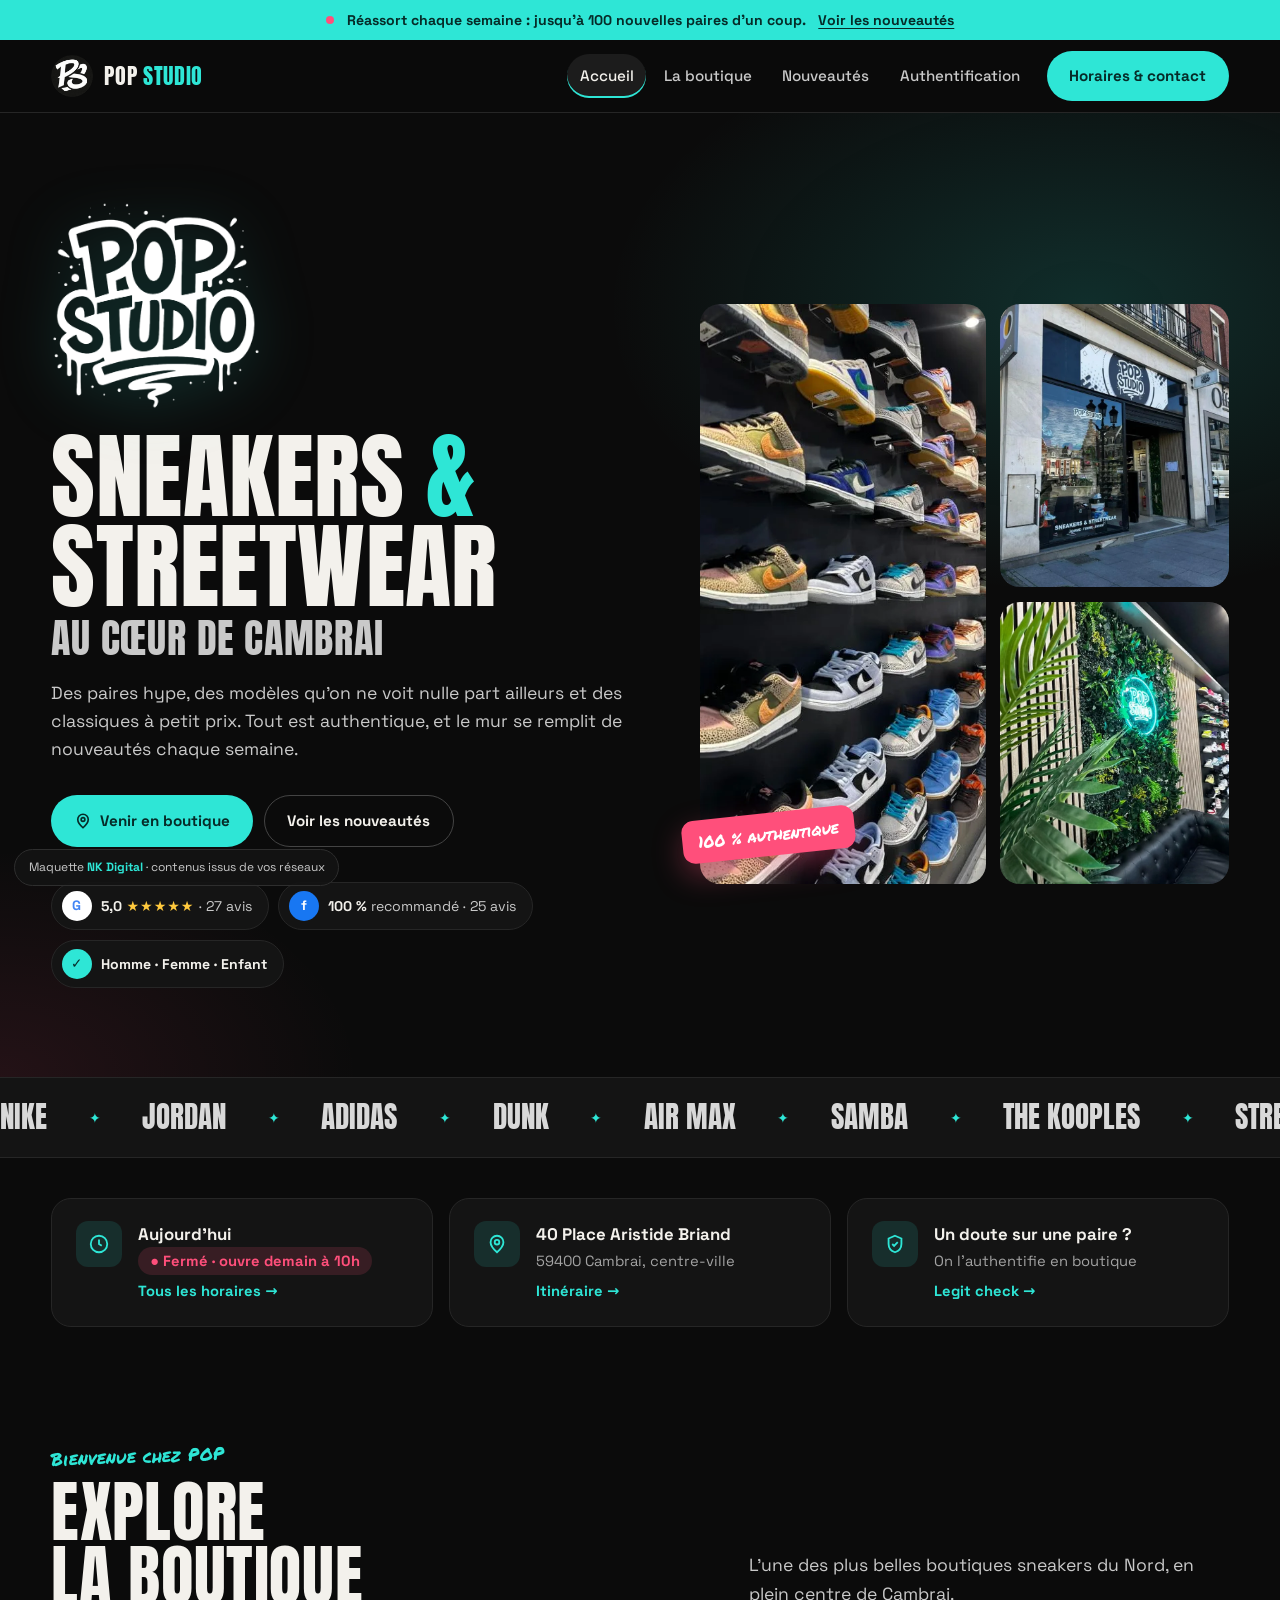
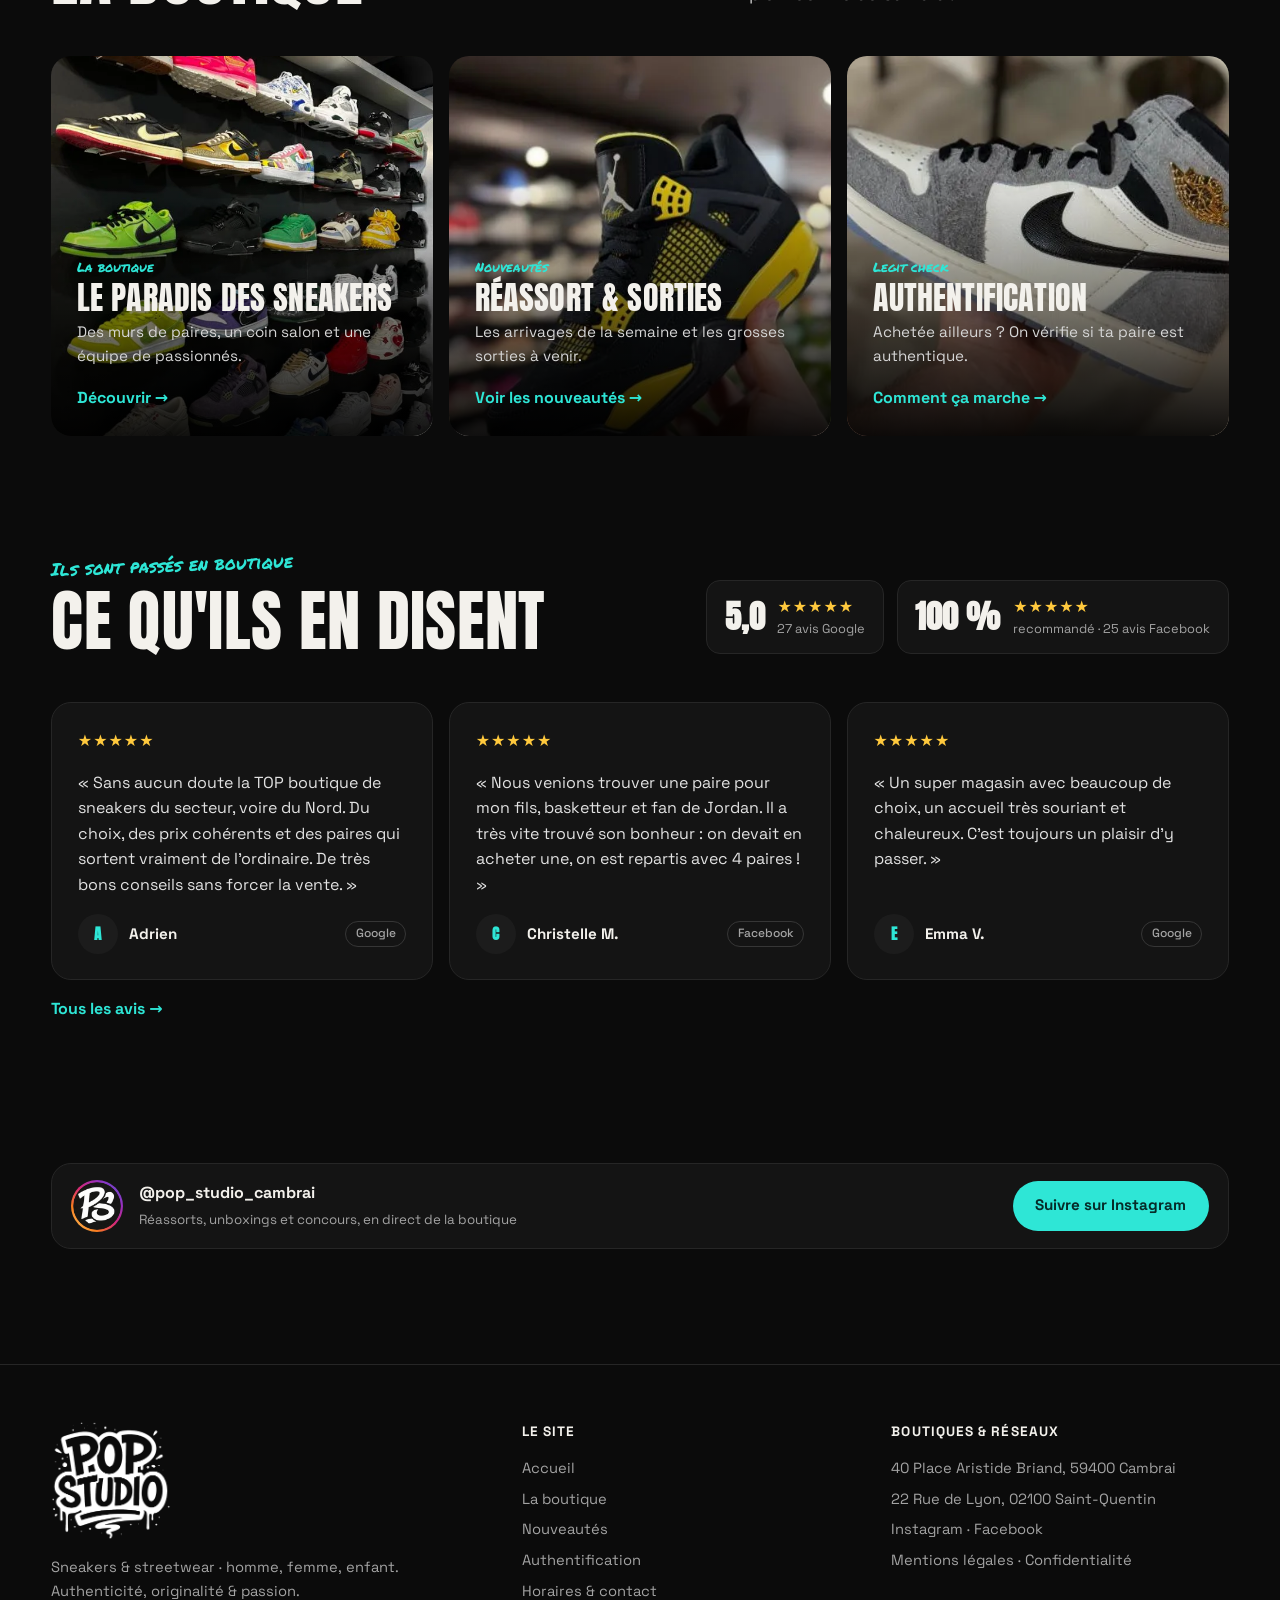
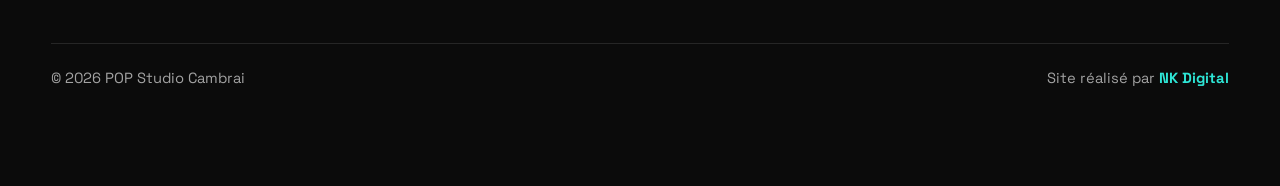
<file: index.html>
<!DOCTYPE html>
<html lang="fr">
<head>
<meta charset="utf-8">
<meta name="viewport" content="width=device-width, initial-scale=1, viewport-fit=cover">
<title>POP Studio Cambrai · Boutique sneakers & streetwear</title>
<meta name="description" content="POP Studio, boutique de sneakers et streetwear au centre de Cambrai (40 Place Aristide Briand). Nike, Jordan, Adidas : paires hype, originales et 100 % authentiques.">
<!-- MAQUETTE : retirer la ligne suivante à la mise en ligne officielle -->
<meta name="robots" content="noindex, nofollow">
<meta name="theme-color" content="#0b0b0b">
<meta property="og:type" content="website">
<meta property="og:locale" content="fr_FR">
<meta property="og:site_name" content="POP Studio Cambrai">
<meta property="og:title" content="POP Studio Cambrai · Boutique sneakers & streetwear">
<meta property="og:description" content="POP Studio, boutique de sneakers et streetwear au centre de Cambrai (40 Place Aristide Briand). Nike, Jordan, Adidas : paires hype, originales et 100 % authentiques.">
<meta property="og:image" content="img/mur-dunk.webp">
<link rel="icon" type="image/png" href="img/favicon.png">
<link rel="apple-touch-icon" href="img/apple-touch-icon.png">
<link rel="preload" href="fonts/anton-latin-400-normal.woff2" as="font" type="font/woff2" crossorigin>
<link rel="stylesheet" href="css/style.css">
<script type="application/ld+json">{
  "@context": "https://schema.org",
  "@type": "ShoeStore",
  "name": "POP Studio Cambrai",
  "description": "Boutique de sneakers et streetwear : homme, femme, enfant. Paires authentiques, réassort chaque semaine, authentification de sneakers.",
  "image": "img/devanture.webp",
  "address": {"@type": "PostalAddress","streetAddress": "40 Place Aristide Briand","postalCode": "59400","addressLocality": "Cambrai","addressCountry": "FR"},
  "geo": {"@type": "GeoCoordinates","latitude": 50.1753339,"longitude": 3.2335155},
  "openingHoursSpecification": [
    {"@type": "OpeningHoursSpecification","dayOfWeek": "Wednesday","opens": "10:00","closes": "13:00"},
    {"@type": "OpeningHoursSpecification","dayOfWeek": "Wednesday","opens": "14:00","closes": "18:30"},
    {"@type": "OpeningHoursSpecification","dayOfWeek": "Thursday","opens": "14:00","closes": "18:00"},
    {"@type": "OpeningHoursSpecification","dayOfWeek": "Friday","opens": "11:00","closes": "13:00"},
    {"@type": "OpeningHoursSpecification","dayOfWeek": "Friday","opens": "14:00","closes": "18:30"},
    {"@type": "OpeningHoursSpecification","dayOfWeek": "Saturday","opens": "10:00","closes": "13:00"},
    {"@type": "OpeningHoursSpecification","dayOfWeek": "Saturday","opens": "14:00","closes": "19:00"}
  ],
  "aggregateRating": {"@type": "AggregateRating","ratingValue": "5.0","reviewCount": "27"},
  "sameAs": ["https://www.instagram.com/pop_studio_cambrai/","https://www.facebook.com/p/Pop-Studio-Cambrai-61562744890953/"]
}
</script>
<link rel="preload" href="img/mur-dunk.webp" as="image">
</head>
<body>
<a class="skip" href="#main">Aller au contenu</a>

<div class="announce" role="region" aria-label="Annonce">
  <div class="wrap"><span class="dot" aria-hidden="true"></span><span id="announce">Réassort chaque semaine : jusqu'à 100 nouvelles paires d'un coup.</span><a href="nouveautes.html">Voir les nouveautés</a></div>
</div>

<header class="nav" id="nav">
  <div class="wrap">
    <a href="index.html" class="brand" aria-label="POP Studio, accueil"><img src="img/logo-ps.png" alt="" width="42" height="42"><span>POP <em>STUDIO</em></span></a>
    <nav class="menu" aria-label="Navigation principale">
      <a href="index.html" aria-current="page">Accueil</a>
      <a href="boutique.html">La boutique</a>
      <a href="nouveautes.html">Nouveautés</a>
      <a href="authentification.html">Authentification</a>
      <a href="contact.html" class="btn btn-neon">Horaires & contact</a>
    </nav>
    <a class="btn btn-neon nav-cta" href="https://www.google.com/maps/dir/?api=1&amp;destination=50.1753339,3.2335155" target="_blank" rel="noopener">Itinéraire</a>
  </div>
</header>

<main id="main">

<section class="hero" aria-labelledby="h1">
  <div class="wrap">
    <div>
      <img class="hero-logo" src="img/logo-pop-studio.png" alt="Logo POP Studio" width="508" height="505" fetchpriority="high">
      <h1 id="h1">Sneakers <span class="neon">&amp;</span> streetwear<small>au cœur de Cambrai</small></h1>
      <p class="lead">Des paires hype, des modèles qu'on ne voit nulle part ailleurs et des classiques à petit prix. Tout est authentique, et le mur se remplit de nouveautés chaque semaine.</p>
      <div class="cta">
        <a class="btn btn-neon" href="contact.html"><svg viewBox="0 0 24 24" fill="none" stroke="currentColor" stroke-width="2.2" aria-hidden="true"><path d="M12 21s-7-6.2-7-11a7 7 0 0 1 14 0c0 4.8-7 11-7 11z"/><circle cx="12" cy="10" r="2.5"/></svg>Venir en boutique</a>
        <a class="btn btn-line" href="nouveautes.html">Voir les nouveautés</a>
      </div>
      <div class="chips">
        <span class="chip"><span class="ico g">G</span><span><b>5,0</b> <span class="stars" aria-hidden="true">★★★★★</span> · 27 avis</span></span>
        <span class="chip"><span class="ico f">f</span><span><b>100 %</b> recommandé · 25 avis</span></span>
        <span class="chip"><span class="ico s">✓</span><span><b>Homme · Femme · Enfant</b></span></span>
      </div>
    </div>
    <div class="collage rv">
      <figure><img src="img/mur-dunk.webp" alt="Mur de Nike Dunk dans la boutique POP Studio" width="649" height="868" fetchpriority="high"></figure>
      <figure><img src="img/devanture.webp" alt="Devanture de POP Studio, Place Aristide Briand à Cambrai" width="664" height="868" style="object-position:center 30%"></figure>
      <figure><img src="img/neon.webp" alt="Mur végétal et néon POP Studio" width="649" height="868" style="object-position:60% 40%"></figure>
      <span class="badge">100 % authentique</span>
    </div>
  </div>
</section>

<div class="marquee" aria-hidden="true">
  <div class="track">
    <span>Nike</span><span>Jordan</span><span>Adidas</span><span>Dunk</span><span>Air Max</span><span>Samba</span><span>The Kooples</span><span>Streetwear</span>
    <span>Nike</span><span>Jordan</span><span>Adidas</span><span>Dunk</span><span>Air Max</span><span>Samba</span><span>The Kooples</span><span>Streetwear</span>
  </div>
</div>

<section aria-label="Infos pratiques" style="padding:2.5rem 0 0">
  <div class="wrap quick">
    <div class="q rv"><span class="ic"><svg width="22" height="22" viewBox="0 0 24 24" fill="none" stroke="currentColor" stroke-width="2"><circle cx="12" cy="12" r="9"/><path d="M12 7v5l3 2"/></svg></span><div><b>Aujourd'hui</b><span class="js-status"></span><br><a href="contact.html">Tous les horaires →</a></div></div>
    <div class="q rv"><span class="ic"><svg width="22" height="22" viewBox="0 0 24 24" fill="none" stroke="currentColor" stroke-width="2"><path d="M12 21s-7-6.2-7-11a7 7 0 0 1 14 0c0 4.8-7 11-7 11z"/><circle cx="12" cy="10" r="2.5"/></svg></span><div><b>40 Place Aristide Briand</b><span>59400 Cambrai, centre-ville</span><br><a href="https://www.google.com/maps/dir/?api=1&amp;destination=50.1753339,3.2335155" target="_blank" rel="noopener">Itinéraire →</a></div></div>
    <div class="q rv"><span class="ic"><svg width="22" height="22" viewBox="0 0 24 24" fill="none" stroke="currentColor" stroke-width="2"><path d="M12 3l7 3v6c0 4.5-3 7.7-7 9-4-1.3-7-4.5-7-9V6z"/><path d="M9 12l2 2 4-4"/></svg></span><div><b>Un doute sur une paire ?</b><span>On l'authentifie en boutique</span><br><a href="authentification.html">Legit check →</a></div></div>
  </div>
</section>

<section aria-labelledby="t-explore">
  <div class="wrap">
    <div class="head rv"><div><span class="kicker">Bienvenue chez POP</span><h2 id="t-explore">Explore<br>la boutique</h2></div>
      <p class="lead">L'une des plus belles boutiques sneakers du Nord, en plein centre de Cambrai.</p></div>
    <div class="explore">
      <a class="ex rv" href="boutique.html"><img src="img/mur-2.webp" alt="" width="650" height="868" loading="lazy"><div><small>La boutique</small><h3>Le paradis des sneakers</h3><p>Des murs de paires, un coin salon et une équipe de passionnés.</p><span class="go">Découvrir →</span></div></a>
      <a class="ex rv" href="nouveautes.html"><img src="img/jordan4.webp" alt="" width="468" height="840" loading="lazy" style="object-position:center 35%"><div><small>Nouveautés</small><h3>Réassort & sorties</h3><p>Les arrivages de la semaine et les grosses sorties à venir.</p><span class="go">Voir les nouveautés →</span></div></a>
      <a class="ex rv" href="authentification.html"><img src="img/jordan1.webp" alt="" width="468" height="840" loading="lazy" style="object-position:center 55%"><div><small>Legit check</small><h3>Authentification</h3><p>Achetée ailleurs ? On vérifie si ta paire est authentique.</p><span class="go">Comment ça marche →</span></div></a>
    </div>
  </div>
</section>

<section aria-labelledby="t-avis" style="padding-top:0">
  <div class="wrap">
    <div class="head rv"><div><span class="kicker">Ils sont passés en boutique</span><h2 id="t-avis">Ce qu'ils en disent</h2></div>
    <div class="scores">
        <div class="score"><b>5,0</b><span><span class="stars" aria-hidden="true">★★★★★</span><small>27 avis Google</small></span></div>
        <div class="score"><b>100 %</b><span><span class="stars" aria-hidden="true">★★★★★</span><small>recommandé · 25 avis Facebook</small></span></div>
      </div></div>
    <div class="review-row">
      <article class="review rv"><span class="stars" aria-label="5 étoiles sur 5">★★★★★</span><p>« Sans aucun doute la TOP boutique de sneakers du secteur, voire du Nord. Du choix, des prix cohérents et des paires qui sortent vraiment de l'ordinaire. De très bons conseils sans forcer la vente. »</p><div class="who"><span class="av" aria-hidden="true">A</span>Adrien<span class="src">Google</span></div></article><article class="review rv"><span class="stars" aria-label="5 étoiles sur 5">★★★★★</span><p>« Nous venions trouver une paire pour mon fils, basketteur et fan de Jordan. Il a très vite trouvé son bonheur : on devait en acheter une, on est repartis avec 4 paires ! »</p><div class="who"><span class="av" aria-hidden="true">C</span>Christelle M.<span class="src">Facebook</span></div></article><article class="review rv"><span class="stars" aria-label="5 étoiles sur 5">★★★★★</span><p>« Un super magasin avec beaucoup de choix, un accueil très souriant et chaleureux. C'est toujours un plaisir d'y passer. »</p><div class="who"><span class="av" aria-hidden="true">E</span>Emma V.<span class="src">Google</span></div></article>
    </div>
    <div class="reviews-foot rv"><a href="boutique.html#avis">Tous les avis →</a></div>
  </div>
</section>

<section style="padding-top:0" aria-label="Instagram">
  <div class="wrap">
    <div class="ig-bar rv">
      <img src="img/logo-ps.png" alt="" width="52" height="52">
      <div><b>@pop_studio_cambrai</b><small>Réassorts, unboxings et concours, en direct de la boutique</small></div>
      <a class="btn btn-neon" href="https://www.instagram.com/pop_studio_cambrai/" target="_blank" rel="noopener">Suivre sur Instagram</a>
    </div>
  </div>
</section>

</main>

<footer>
  <div class="wrap">
    <div class="foot">
      <div>
        <img class="logo" src="img/logo-pop-studio.png" alt="POP Studio" width="508" height="505" loading="lazy">
        <p>Sneakers &amp; streetwear · homme, femme, enfant.<br>Authenticité, originalité &amp; passion.</p>
      </div>
      <div>
        <h4>Le site</h4>
        <ul>
          <li><a href="index.html">Accueil</a></li><li><a href="boutique.html">La boutique</a></li><li><a href="nouveautes.html">Nouveautés</a></li><li><a href="authentification.html">Authentification</a></li><li><a href="contact.html">Horaires & contact</a></li>
        </ul>
      </div>
      <div>
        <h4>Boutiques & réseaux</h4>
        <ul>
          <li>40 Place Aristide Briand, 59400 Cambrai</li>
          <li>22 Rue de Lyon, 02100 Saint-Quentin</li>
          <li><a href="https://www.instagram.com/pop_studio_cambrai/" target="_blank" rel="noopener">Instagram</a> · <a href="https://www.facebook.com/p/Pop-Studio-Cambrai-61562744890953/" target="_blank" rel="noopener">Facebook</a></li>
          <li><button type="button" data-dialog="legal">Mentions légales</button> · <button type="button" data-dialog="privacy">Confidentialité</button></li>
        </ul>
      </div>
    </div>
    <div class="legal-line">
      <span>© <span class="year">2026</span> POP Studio Cambrai</span>
      <span>Site réalisé par <a href="#" rel="author">NK Digital</a></span>
    </div>
  </div>
</footer>

<dialog id="legal" aria-labelledby="legal-t">
  <button class="round close" type="button" data-close aria-label="Fermer">✕</button>
  <h3 id="legal-t">Mentions légales</h3>
  <h4>Éditeur du site</h4>
  <p>POP Studio — <span class="todo">[forme juridique, capital]</span><br>40 Place Aristide Briand, 59400 Cambrai<br>SIRET : <span class="todo">[à compléter]</span> · Contact : <span class="todo">[e-mail / téléphone]</span><br>Directeur de la publication : <span class="todo">[nom du gérant]</span></p>
  <h4>Conception</h4>
  <p>NK Digital</p>
  <h4>Hébergement</h4>
  <p><span class="todo">[GitHub Inc. / Cloudflare, Inc. — adresse de l'hébergeur retenu]</span></p>
  <h4>Propriété intellectuelle</h4>
  <p>Les textes, photos et logos de ce site sont la propriété de POP Studio. Les marques citées appartiennent à leurs propriétaires respectifs.</p>
</dialog>

<dialog id="privacy" aria-labelledby="privacy-t">
  <button class="round close" type="button" data-close aria-label="Fermer">✕</button>
  <h3 id="privacy-t">Confidentialité</h3>
  <p>Ce site ne dépose aucun cookie de suivi et n'utilise aucun outil de mesure d'audience.</p>
  <h4>Formulaire « Je cherche une paire »</h4>
  <p>Les informations envoyées (prénom, contact, modèle, pointure) servent uniquement à te recontacter au sujet de ta demande. Elles sont conservées au maximum 6 mois puis supprimées, et ne sont jamais revendues.</p>
  <h4>Carte Google Maps</h4>
  <p>La carte n'est chargée que si tu cliques sur « Afficher la carte ». Google peut alors déposer ses propres cookies.</p>
  <h4>Tes droits</h4>
  <p>Tu peux demander l'accès, la rectification ou la suppression de tes données en contactant la boutique : <span class="todo">[e-mail de contact]</span>.</p>
</dialog>
<nav class="tabbar" aria-label="Navigation mobile">
  <a href="index.html" aria-current="page"><svg viewBox="0 0 24 24" fill="none" stroke="currentColor" stroke-width="2" stroke-linecap="round" stroke-linejoin="round" aria-hidden="true"><path d="M3 11l9-7 9 7v9a1 1 0 0 1-1 1h-5v-6h-6v6H4a1 1 0 0 1-1-1z"/></svg>Accueil</a>
  <a href="boutique.html"><svg viewBox="0 0 24 24" fill="none" stroke="currentColor" stroke-width="2" stroke-linecap="round" stroke-linejoin="round" aria-hidden="true"><path d="M4 9h16l-1.2 10.2a2 2 0 0 1-2 1.8H7.2a2 2 0 0 1-2-1.8z"/><path d="M8.5 9V7a3.5 3.5 0 0 1 7 0v2"/></svg>Boutique</a>
  <a href="nouveautes.html"><svg viewBox="0 0 24 24" fill="none" stroke="currentColor" stroke-width="2" stroke-linecap="round" stroke-linejoin="round" aria-hidden="true"><path d="M12 2l2.6 6.3L21 9l-5 4.4 1.5 6.6L12 16.6 6.5 20l1.5-6.6L3 9l6.4-.7z"/></svg>Nouveautés</a>
  <a href="authentification.html"><svg viewBox="0 0 24 24" fill="none" stroke="currentColor" stroke-width="2" stroke-linecap="round" stroke-linejoin="round" aria-hidden="true"><path d="M12 3l7 3v6c0 4.5-3 7.7-7 9-4-1.3-7-4.5-7-9V6z"/><path d="M9 12l2 2 4-4"/></svg>Legit</a>
  <a href="contact.html"><svg viewBox="0 0 24 24" fill="none" stroke="currentColor" stroke-width="2" stroke-linecap="round" stroke-linejoin="round" aria-hidden="true"><path d="M12 21s-7-6.2-7-11a7 7 0 0 1 14 0c0 4.8-7 11-7 11z"/><circle cx="12" cy="10" r="2.5"/></svg>Contact</a>
</nav>
<div class="demo">Maquette <b>NK Digital</b> · contenus issus de vos réseaux</div>
<script src="js/main.js" defer></script>
</body>
</html>
</file>
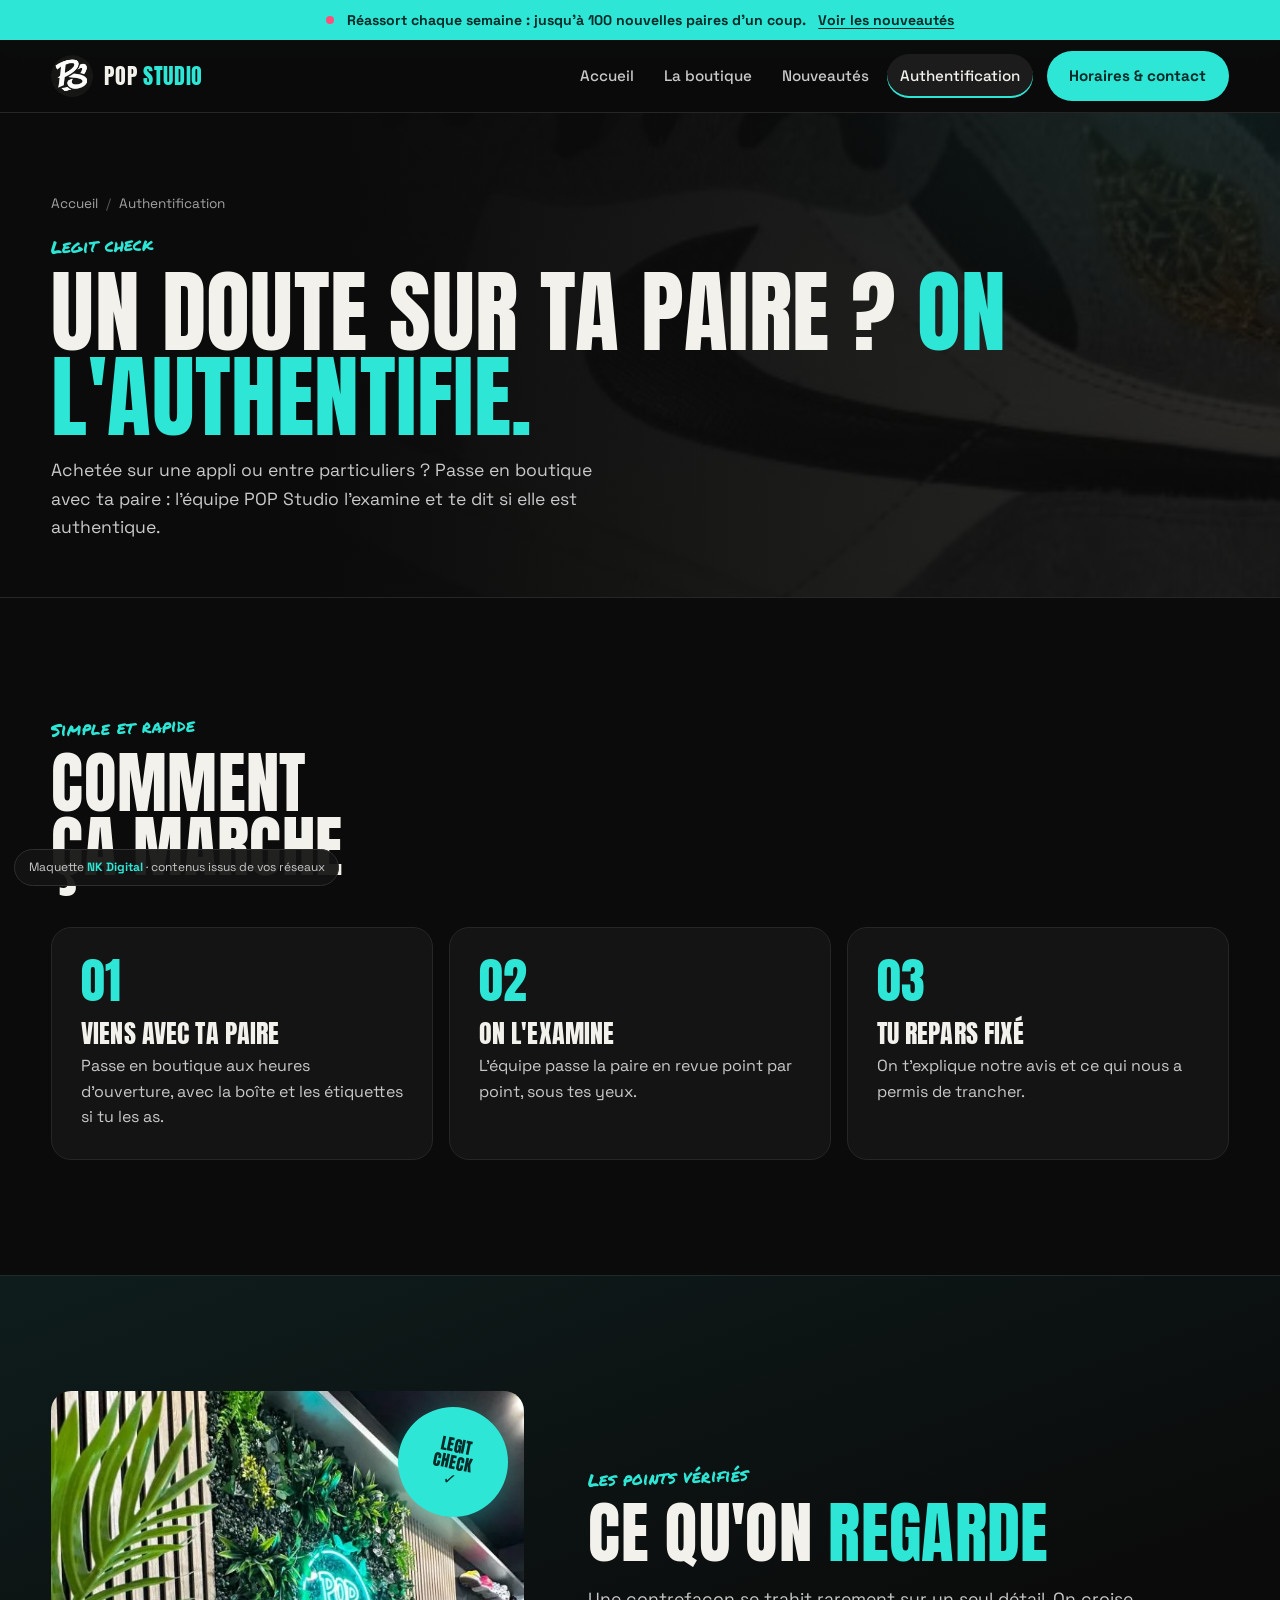
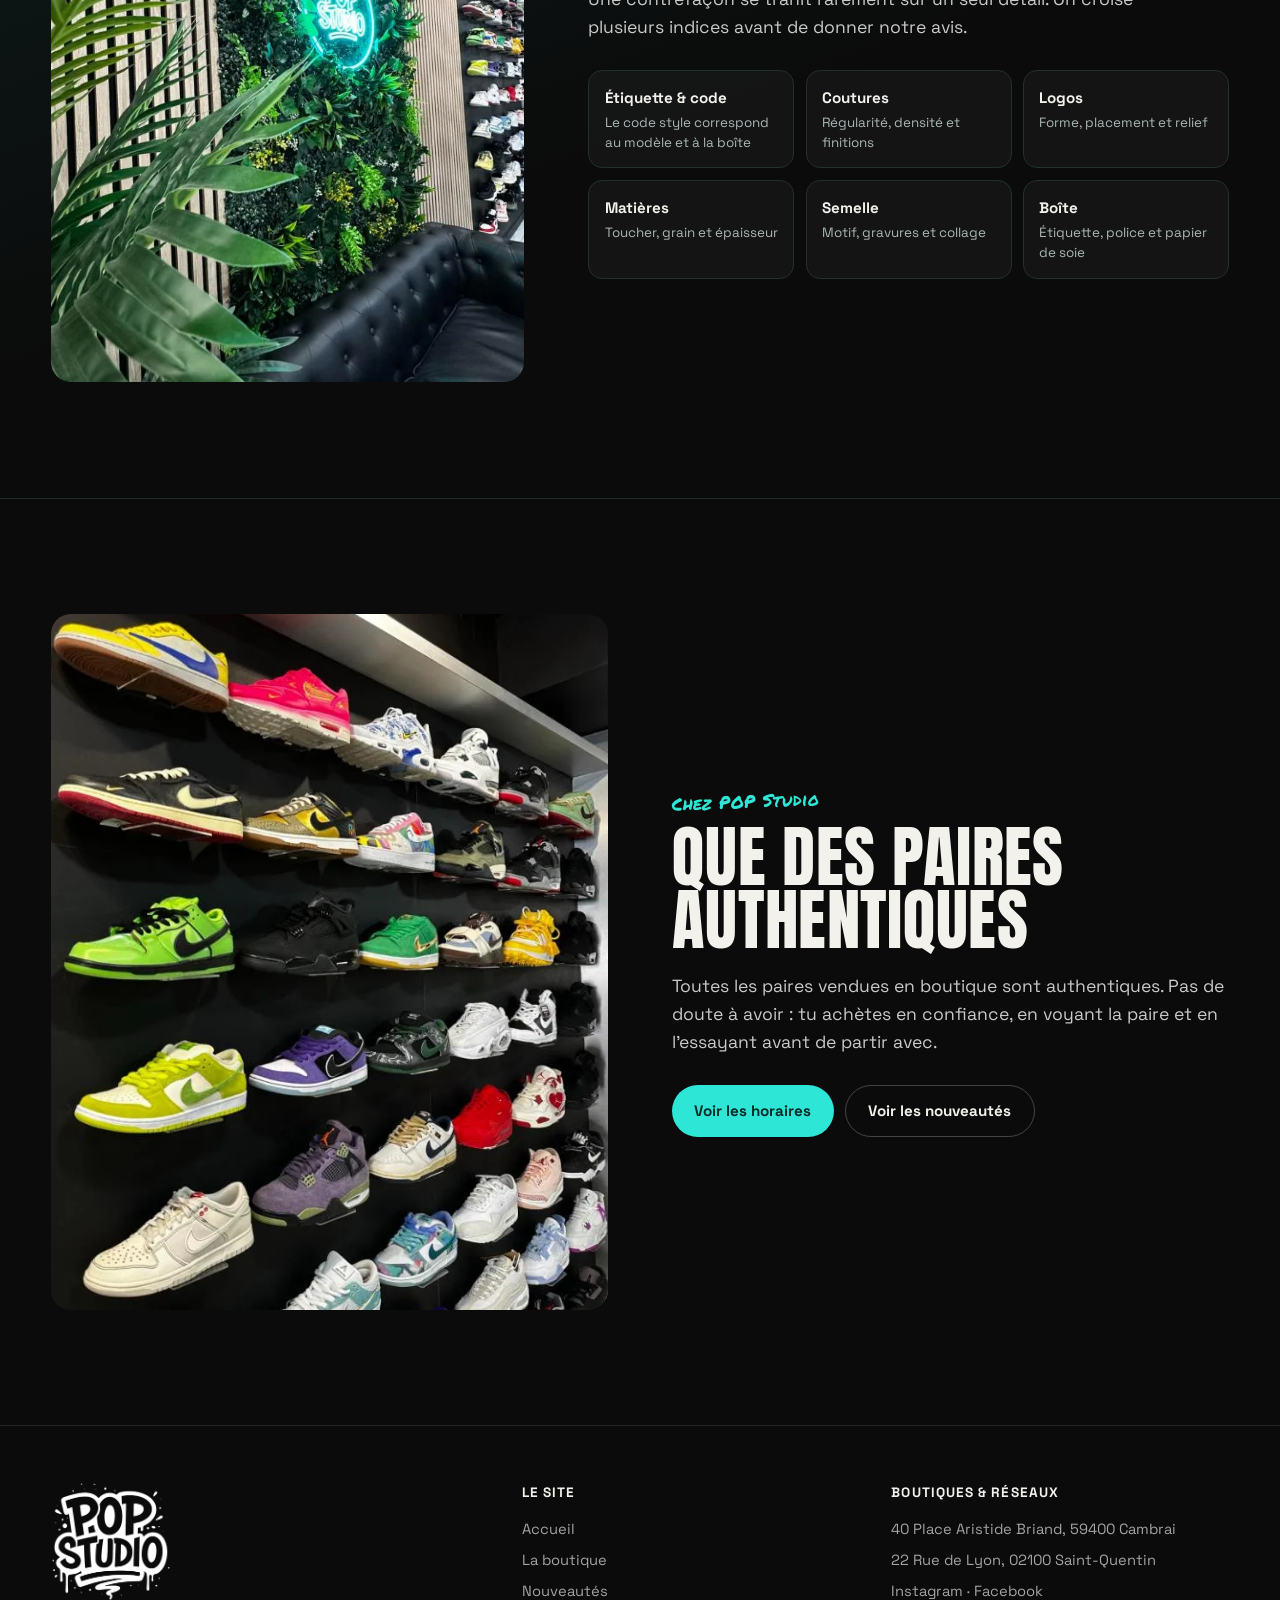
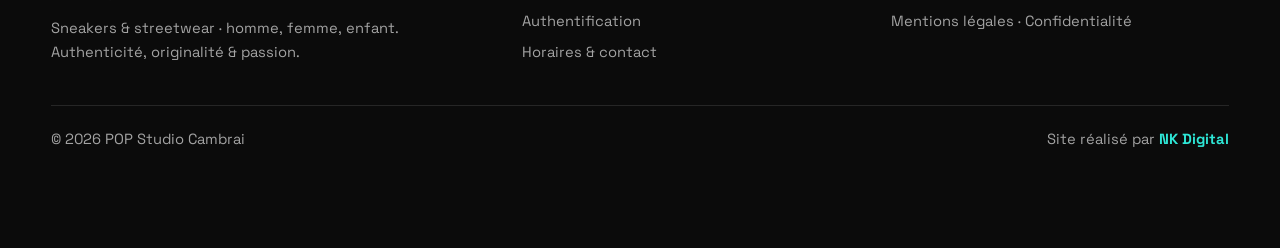
<file: authentification.html>
<!DOCTYPE html>
<html lang="fr">
<head>
<meta charset="utf-8">
<meta name="viewport" content="width=device-width, initial-scale=1, viewport-fit=cover">
<title>Authentification de sneakers (legit check) · POP Studio Cambrai</title>
<meta name="description" content="Un doute sur une paire achetée en ligne ? POP Studio à Cambrai vérifie l'authenticité de vos sneakers en boutique : étiquette, coutures, logos, semelle, boîte.">
<!-- MAQUETTE : retirer la ligne suivante à la mise en ligne officielle -->
<meta name="robots" content="noindex, nofollow">
<meta name="theme-color" content="#0b0b0b">
<meta property="og:type" content="website">
<meta property="og:locale" content="fr_FR">
<meta property="og:site_name" content="POP Studio Cambrai">
<meta property="og:title" content="Authentification de sneakers (legit check) · POP Studio Cambrai">
<meta property="og:description" content="Un doute sur une paire achetée en ligne ? POP Studio à Cambrai vérifie l'authenticité de vos sneakers en boutique : étiquette, coutures, logos, semelle, boîte.">
<meta property="og:image" content="img/mur-dunk.webp">
<link rel="icon" type="image/png" href="img/favicon.png">
<link rel="apple-touch-icon" href="img/apple-touch-icon.png">
<link rel="preload" href="fonts/anton-latin-400-normal.woff2" as="font" type="font/woff2" crossorigin>
<link rel="stylesheet" href="css/style.css">
</head>
<body>
<a class="skip" href="#main">Aller au contenu</a>

<div class="announce" role="region" aria-label="Annonce">
  <div class="wrap"><span class="dot" aria-hidden="true"></span><span id="announce">Réassort chaque semaine : jusqu'à 100 nouvelles paires d'un coup.</span><a href="nouveautes.html">Voir les nouveautés</a></div>
</div>

<header class="nav" id="nav">
  <div class="wrap">
    <a href="index.html" class="brand" aria-label="POP Studio, accueil"><img src="img/logo-ps.png" alt="" width="42" height="42"><span>POP <em>STUDIO</em></span></a>
    <nav class="menu" aria-label="Navigation principale">
      <a href="index.html">Accueil</a>
      <a href="boutique.html">La boutique</a>
      <a href="nouveautes.html">Nouveautés</a>
      <a href="authentification.html" aria-current="page">Authentification</a>
      <a href="contact.html" class="btn btn-neon">Horaires & contact</a>
    </nav>
    <a class="btn btn-neon nav-cta" href="https://www.google.com/maps/dir/?api=1&amp;destination=50.1753339,3.2335155" target="_blank" rel="noopener">Itinéraire</a>
  </div>
</header>

<main id="main">
<section class="page-hero" aria-labelledby="h1">
  <img class="ph-bg" src="img/jordan1.webp" alt="" width="650" height="868" fetchpriority="high">
  <div class="wrap">
    <ol class="crumbs"><li><a href="index.html">Accueil</a></li><li aria-current="page">Authentification</li></ol>
    <span class="kicker">Legit check</span>
    <h1 id="h1">Un doute sur ta paire ? <span>On l'authentifie.</span></h1>
    <p class="lead">Achetée sur une appli ou entre particuliers ? Passe en boutique avec ta paire : l'équipe POP Studio l'examine et te dit si elle est authentique.</p>
  </div>
</section>

<section aria-labelledby="t-steps">
  <div class="wrap">
    <div class="head rv"><div><span class="kicker">Simple et rapide</span><h2 id="t-steps">Comment<br>ça marche</h2></div></div>
    <ol class="steps">
      <li class="rv"><h3>Viens avec ta paire</h3><p>Passe en boutique aux heures d'ouverture, avec la boîte et les étiquettes si tu les as.</p></li>
      <li class="rv"><h3>On l'examine</h3><p>L'équipe passe la paire en revue point par point, sous tes yeux.</p></li>
      <li class="rv"><h3>Tu repars fixé</h3><p>On t'explique notre avis et ce qui nous a permis de trancher.</p></li>
    </ol>
  </div>
</section>

<section class="legit" aria-labelledby="t-points">
  <div class="wrap">
    <div class="pic rv">
      <img src="img/neon.webp" alt="Le néon POP Studio dans la boutique" width="649" height="868" loading="lazy" style="object-position:60% 40%">
      <span class="stamp">LEGIT<br>CHECK<br>✓</span>
    </div>
    <div class="rv">
      <span class="kicker">Les points vérifiés</span>
      <h2 id="t-points">Ce qu'on <span>regarde</span></h2>
      <p class="lead">Une contrefaçon se trahit rarement sur un seul détail. On croise plusieurs indices avant de donner notre avis.</p>
      <ul class="points">
        <li><b>Étiquette & code</b><small>Le code style correspond au modèle et à la boîte</small></li>
        <li><b>Coutures</b><small>Régularité, densité et finitions</small></li>
        <li><b>Logos</b><small>Forme, placement et relief</small></li>
        <li><b>Matières</b><small>Toucher, grain et épaisseur</small></li>
        <li><b>Semelle</b><small>Motif, gravures et collage</small></li>
        <li><b>Boîte</b><small>Étiquette, police et papier de soie</small></li>
      </ul>
    </div>
  </div>
</section>

<section aria-labelledby="t-why">
  <div class="wrap why">
    <img class="rv" src="img/mur-2.webp" alt="Mur de sneakers authentiques chez POP Studio" width="650" height="868" loading="lazy">
    <div class="rv">
      <span class="kicker">Chez POP Studio</span>
      <h2 id="t-why">Que des paires<br>authentiques</h2>
      <p class="lead" style="margin:1.2rem 0 1.8rem">Toutes les paires vendues en boutique sont authentiques. Pas de doute à avoir : tu achètes en confiance, en voyant la paire et en l'essayant avant de partir avec.</p>
      <div class="cta" style="margin-top:0"><a class="btn btn-neon" href="contact.html">Voir les horaires</a><a class="btn btn-line" href="nouveautes.html">Voir les nouveautés</a></div>
    </div>
  </div>
</section>

</main>

<footer>
  <div class="wrap">
    <div class="foot">
      <div>
        <img class="logo" src="img/logo-pop-studio.png" alt="POP Studio" width="508" height="505" loading="lazy">
        <p>Sneakers &amp; streetwear · homme, femme, enfant.<br>Authenticité, originalité &amp; passion.</p>
      </div>
      <div>
        <h4>Le site</h4>
        <ul>
          <li><a href="index.html">Accueil</a></li><li><a href="boutique.html">La boutique</a></li><li><a href="nouveautes.html">Nouveautés</a></li><li><a href="authentification.html">Authentification</a></li><li><a href="contact.html">Horaires & contact</a></li>
        </ul>
      </div>
      <div>
        <h4>Boutiques & réseaux</h4>
        <ul>
          <li>40 Place Aristide Briand, 59400 Cambrai</li>
          <li>22 Rue de Lyon, 02100 Saint-Quentin</li>
          <li><a href="https://www.instagram.com/pop_studio_cambrai/" target="_blank" rel="noopener">Instagram</a> · <a href="https://www.facebook.com/p/Pop-Studio-Cambrai-61562744890953/" target="_blank" rel="noopener">Facebook</a></li>
          <li><button type="button" data-dialog="legal">Mentions légales</button> · <button type="button" data-dialog="privacy">Confidentialité</button></li>
        </ul>
      </div>
    </div>
    <div class="legal-line">
      <span>© <span class="year">2026</span> POP Studio Cambrai</span>
      <span>Site réalisé par <a href="#" rel="author">NK Digital</a></span>
    </div>
  </div>
</footer>

<dialog id="legal" aria-labelledby="legal-t">
  <button class="round close" type="button" data-close aria-label="Fermer">✕</button>
  <h3 id="legal-t">Mentions légales</h3>
  <h4>Éditeur du site</h4>
  <p>POP Studio — <span class="todo">[forme juridique, capital]</span><br>40 Place Aristide Briand, 59400 Cambrai<br>SIRET : <span class="todo">[à compléter]</span> · Contact : <span class="todo">[e-mail / téléphone]</span><br>Directeur de la publication : <span class="todo">[nom du gérant]</span></p>
  <h4>Conception</h4>
  <p>NK Digital</p>
  <h4>Hébergement</h4>
  <p><span class="todo">[GitHub Inc. / Cloudflare, Inc. — adresse de l'hébergeur retenu]</span></p>
  <h4>Propriété intellectuelle</h4>
  <p>Les textes, photos et logos de ce site sont la propriété de POP Studio. Les marques citées appartiennent à leurs propriétaires respectifs.</p>
</dialog>

<dialog id="privacy" aria-labelledby="privacy-t">
  <button class="round close" type="button" data-close aria-label="Fermer">✕</button>
  <h3 id="privacy-t">Confidentialité</h3>
  <p>Ce site ne dépose aucun cookie de suivi et n'utilise aucun outil de mesure d'audience.</p>
  <h4>Formulaire « Je cherche une paire »</h4>
  <p>Les informations envoyées (prénom, contact, modèle, pointure) servent uniquement à te recontacter au sujet de ta demande. Elles sont conservées au maximum 6 mois puis supprimées, et ne sont jamais revendues.</p>
  <h4>Carte Google Maps</h4>
  <p>La carte n'est chargée que si tu cliques sur « Afficher la carte ». Google peut alors déposer ses propres cookies.</p>
  <h4>Tes droits</h4>
  <p>Tu peux demander l'accès, la rectification ou la suppression de tes données en contactant la boutique : <span class="todo">[e-mail de contact]</span>.</p>
</dialog>
<nav class="tabbar" aria-label="Navigation mobile">
  <a href="index.html"><svg viewBox="0 0 24 24" fill="none" stroke="currentColor" stroke-width="2" stroke-linecap="round" stroke-linejoin="round" aria-hidden="true"><path d="M3 11l9-7 9 7v9a1 1 0 0 1-1 1h-5v-6h-6v6H4a1 1 0 0 1-1-1z"/></svg>Accueil</a>
  <a href="boutique.html"><svg viewBox="0 0 24 24" fill="none" stroke="currentColor" stroke-width="2" stroke-linecap="round" stroke-linejoin="round" aria-hidden="true"><path d="M4 9h16l-1.2 10.2a2 2 0 0 1-2 1.8H7.2a2 2 0 0 1-2-1.8z"/><path d="M8.5 9V7a3.5 3.5 0 0 1 7 0v2"/></svg>Boutique</a>
  <a href="nouveautes.html"><svg viewBox="0 0 24 24" fill="none" stroke="currentColor" stroke-width="2" stroke-linecap="round" stroke-linejoin="round" aria-hidden="true"><path d="M12 2l2.6 6.3L21 9l-5 4.4 1.5 6.6L12 16.6 6.5 20l1.5-6.6L3 9l6.4-.7z"/></svg>Nouveautés</a>
  <a href="authentification.html" aria-current="page"><svg viewBox="0 0 24 24" fill="none" stroke="currentColor" stroke-width="2" stroke-linecap="round" stroke-linejoin="round" aria-hidden="true"><path d="M12 3l7 3v6c0 4.5-3 7.7-7 9-4-1.3-7-4.5-7-9V6z"/><path d="M9 12l2 2 4-4"/></svg>Legit</a>
  <a href="contact.html"><svg viewBox="0 0 24 24" fill="none" stroke="currentColor" stroke-width="2" stroke-linecap="round" stroke-linejoin="round" aria-hidden="true"><path d="M12 21s-7-6.2-7-11a7 7 0 0 1 14 0c0 4.8-7 11-7 11z"/><circle cx="12" cy="10" r="2.5"/></svg>Contact</a>
</nav>
<div class="demo">Maquette <b>NK Digital</b> · contenus issus de vos réseaux</div>
<script src="js/main.js" defer></script>
</body>
</html>
</file>
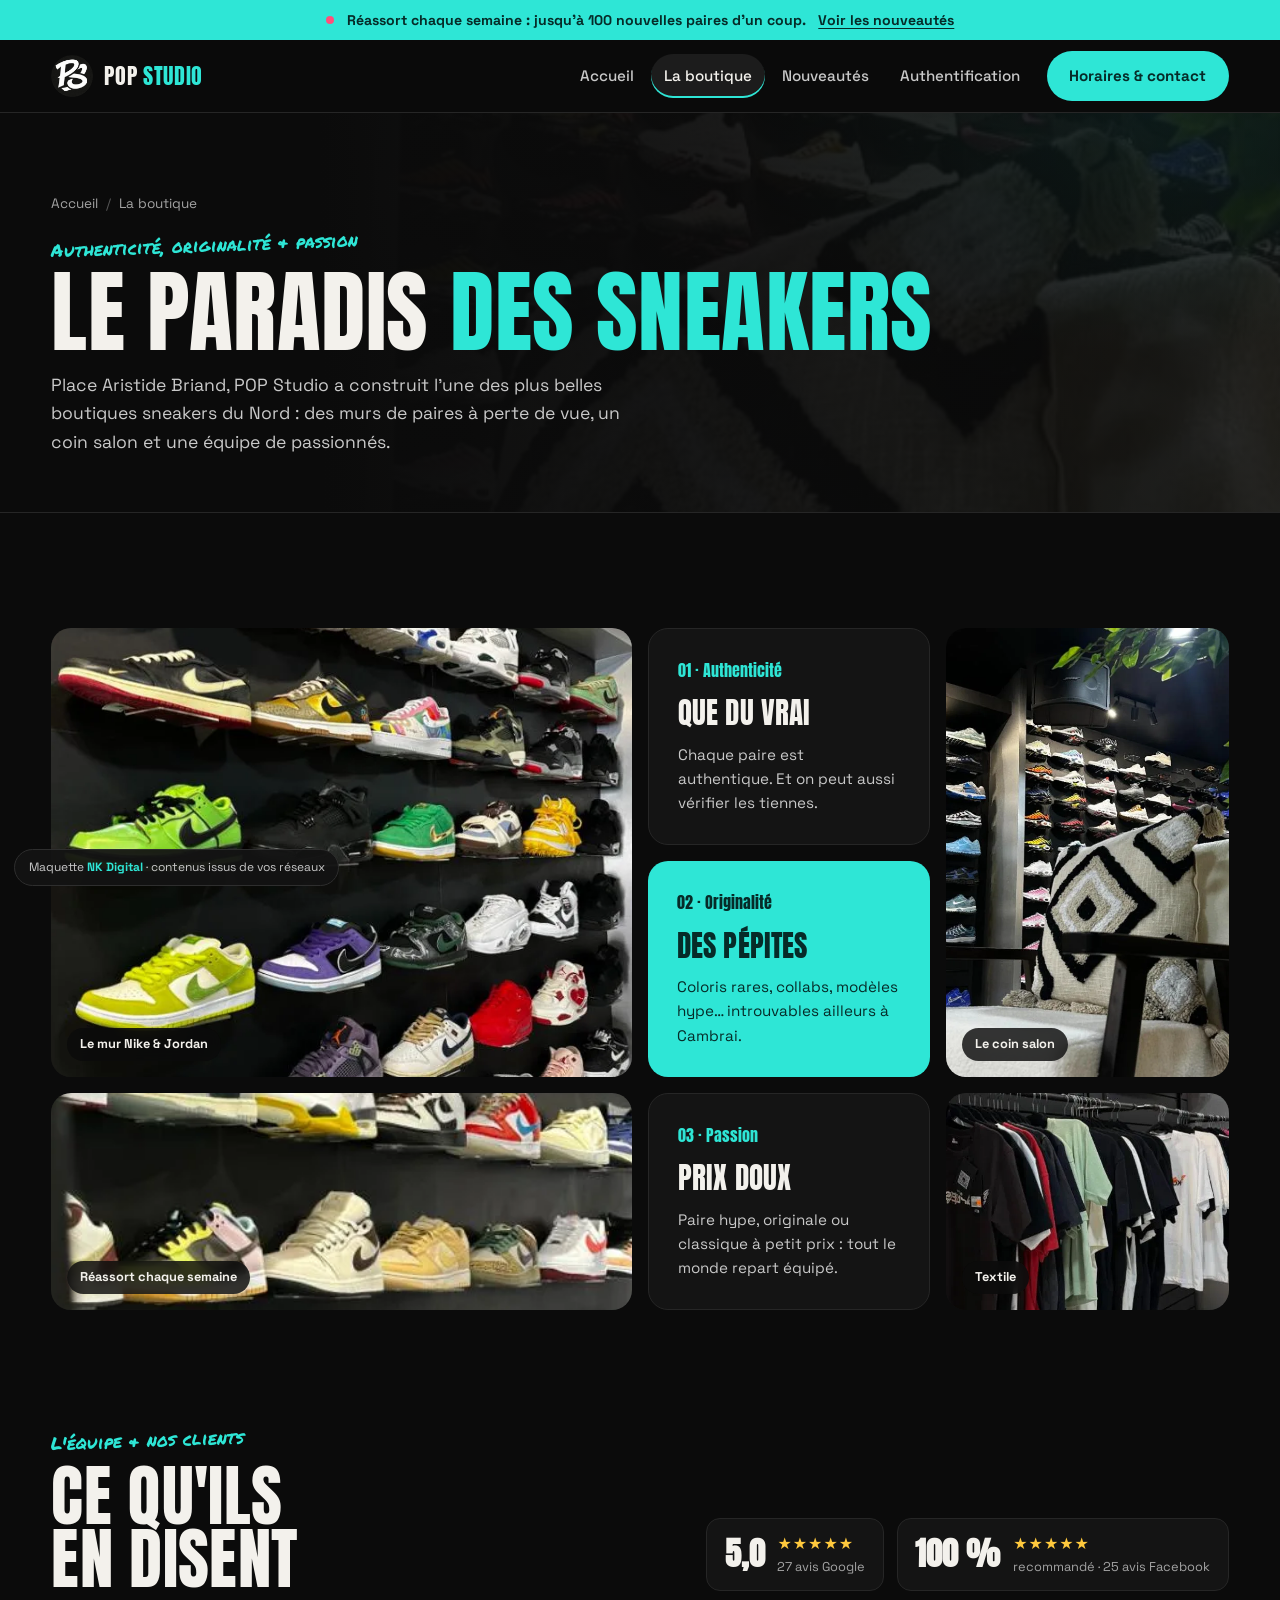
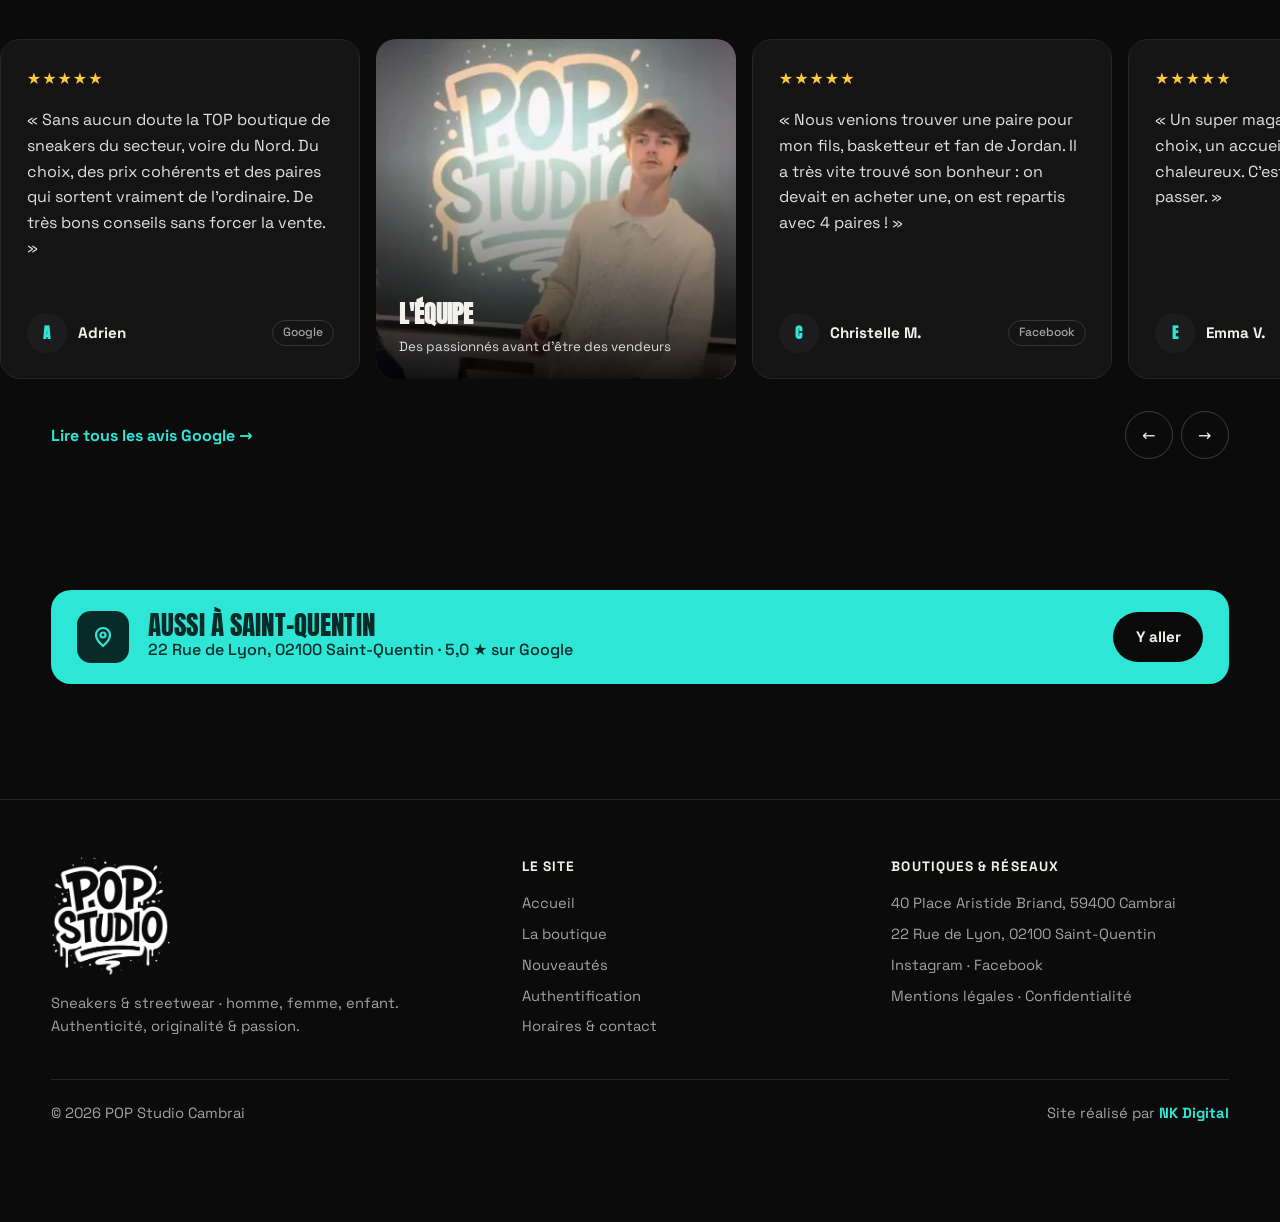
<file: boutique.html>
<!DOCTYPE html>
<html lang="fr">
<head>
<meta charset="utf-8">
<meta name="viewport" content="width=device-width, initial-scale=1, viewport-fit=cover">
<title>La boutique · POP Studio Cambrai</title>
<meta name="description" content="Découvrez la boutique POP Studio à Cambrai : murs de sneakers Nike, Jordan, Adidas, coin salon, textile streetwear et une équipe de passionnés. Avis clients 5,0/5.">
<!-- MAQUETTE : retirer la ligne suivante à la mise en ligne officielle -->
<meta name="robots" content="noindex, nofollow">
<meta name="theme-color" content="#0b0b0b">
<meta property="og:type" content="website">
<meta property="og:locale" content="fr_FR">
<meta property="og:site_name" content="POP Studio Cambrai">
<meta property="og:title" content="La boutique · POP Studio Cambrai">
<meta property="og:description" content="Découvrez la boutique POP Studio à Cambrai : murs de sneakers Nike, Jordan, Adidas, coin salon, textile streetwear et une équipe de passionnés. Avis clients 5,0/5.">
<meta property="og:image" content="img/mur-dunk.webp">
<link rel="icon" type="image/png" href="img/favicon.png">
<link rel="apple-touch-icon" href="img/apple-touch-icon.png">
<link rel="preload" href="fonts/anton-latin-400-normal.woff2" as="font" type="font/woff2" crossorigin>
<link rel="stylesheet" href="css/style.css">
</head>
<body>
<a class="skip" href="#main">Aller au contenu</a>

<div class="announce" role="region" aria-label="Annonce">
  <div class="wrap"><span class="dot" aria-hidden="true"></span><span id="announce">Réassort chaque semaine : jusqu'à 100 nouvelles paires d'un coup.</span><a href="nouveautes.html">Voir les nouveautés</a></div>
</div>

<header class="nav" id="nav">
  <div class="wrap">
    <a href="index.html" class="brand" aria-label="POP Studio, accueil"><img src="img/logo-ps.png" alt="" width="42" height="42"><span>POP <em>STUDIO</em></span></a>
    <nav class="menu" aria-label="Navigation principale">
      <a href="index.html">Accueil</a>
      <a href="boutique.html" aria-current="page">La boutique</a>
      <a href="nouveautes.html">Nouveautés</a>
      <a href="authentification.html">Authentification</a>
      <a href="contact.html" class="btn btn-neon">Horaires & contact</a>
    </nav>
    <a class="btn btn-neon nav-cta" href="https://www.google.com/maps/dir/?api=1&amp;destination=50.1753339,3.2335155" target="_blank" rel="noopener">Itinéraire</a>
  </div>
</header>

<main id="main">
<section class="page-hero" aria-labelledby="h1">
  <img class="ph-bg" src="img/salon.webp" alt="" width="650" height="868" fetchpriority="high">
  <div class="wrap">
    <ol class="crumbs"><li><a href="index.html">Accueil</a></li><li aria-current="page">La boutique</li></ol>
    <span class="kicker">Authenticité, originalité & passion</span>
    <h1 id="h1">Le paradis <span>des sneakers</span></h1>
    <p class="lead">Place Aristide Briand, POP Studio a construit l'une des plus belles boutiques sneakers du Nord : des murs de paires à perte de vue, un coin salon et une équipe de passionnés.</p>
  </div>
</section>

<section aria-label="La boutique en images">
  <div class="wrap">
    <div class="bento">
      <figure class="tile photo t-big rv"><img src="img/mur-2.webp" alt="Mur de sneakers Nike et Jordan" width="650" height="868" loading="lazy"><figcaption>Le mur Nike & Jordan</figcaption></figure>
      <div class="tile text rv"><span class="num">01 · Authenticité</span><h3>Que du vrai</h3><p>Chaque paire est authentique. Et on peut aussi vérifier les tiennes.</p></div>
      <figure class="tile photo t-tall rv"><img src="img/salon.webp" alt="Coin salon de la boutique" width="650" height="868" loading="lazy"><figcaption>Le coin salon</figcaption></figure>
      <div class="tile text accent rv"><span class="num">02 · Originalité</span><h3>Des pépites</h3><p>Coloris rares, collabs, modèles hype… introuvables ailleurs à Cambrai.</p></div>
      <figure class="tile photo t-wide rv"><img src="img/mur-1.webp" alt="Rangées de sneakers en boutique" width="450" height="868" loading="lazy" style="object-position:center 35%"><figcaption>Réassort chaque semaine</figcaption></figure>
      <div class="tile text rv"><span class="num">03 · Passion</span><h3>Prix doux</h3><p>Paire hype, originale ou classique à petit prix : tout le monde repart équipé.</p></div>
      <figure class="tile photo rv"><img src="img/textile.webp" alt="Rayon textile streetwear" width="468" height="840" loading="lazy"><figcaption>Textile</figcaption></figure>
    </div>
  </div>
</section>

<section id="avis" aria-labelledby="t-avis" style="padding-top:0">
  <div class="wrap">
    <div class="head rv">
      <div><span class="kicker">L'équipe & nos clients</span><h2 id="t-avis">Ce qu'ils<br>en disent</h2></div>
      <div class="scores">
        <div class="score"><b>5,0</b><span><span class="stars" aria-hidden="true">★★★★★</span><small>27 avis Google</small></span></div>
        <div class="score"><b>100 %</b><span><span class="stars" aria-hidden="true">★★★★★</span><small>recommandé · 25 avis Facebook</small></span></div>
      </div>
    </div>
    <div class="reviews" id="reviews" tabindex="0" aria-label="Avis clients">
      <article class="review"><span class="stars" aria-label="5 étoiles sur 5">★★★★★</span><p>« Sans aucun doute la TOP boutique de sneakers du secteur, voire du Nord. Du choix, des prix cohérents et des paires qui sortent vraiment de l'ordinaire. De très bons conseils sans forcer la vente. »</p><div class="who"><span class="av" aria-hidden="true">A</span>Adrien<span class="src">Google</span></div></article>
      <figure class="review team"><img src="img/equipe-2.webp" alt="Un membre de l'équipe POP Studio en boutique" width="450" height="638" loading="lazy" style="object-position:center 20%"><div><b>L'équipe</b><small>Des passionnés avant d'être des vendeurs</small></div></figure>
      <article class="review"><span class="stars" aria-label="5 étoiles sur 5">★★★★★</span><p>« Nous venions trouver une paire pour mon fils, basketteur et fan de Jordan. Il a très vite trouvé son bonheur : on devait en acheter une, on est repartis avec 4 paires ! »</p><div class="who"><span class="av" aria-hidden="true">C</span>Christelle M.<span class="src">Facebook</span></div></article>
      <article class="review"><span class="stars" aria-label="5 étoiles sur 5">★★★★★</span><p>« Un super magasin avec beaucoup de choix, un accueil très souriant et chaleureux. C'est toujours un plaisir d'y passer. »</p><div class="who"><span class="av" aria-hidden="true">E</span>Emma V.<span class="src">Google</span></div></article>
      <article class="review"><span class="stars" aria-label="5 étoiles sur 5">★★★★★</span><p>« Ce magasin est splendide, personnel très accueillant. Et merci au monsieur pour les explications sur les J4 😉 »</p><div class="who"><span class="av" aria-hidden="true">N</span>Noé B.<span class="src">Google</span></div></article>
      <figure class="review team"><img src="img/equipe-1.webp" alt="Un membre de l'équipe présente les nouveautés" width="457" height="490" loading="lazy" style="object-position:30% 30%"><div><b>Les nouveautés</b><small>Présentées chaque semaine en vidéo sur Insta</small></div></figure>
      <article class="review"><span class="stars" aria-label="5 étoiles sur 5">★★★★★</span><p>« Les personnes sont accueillantes et sympas. Beaucoup de choix. Pas déçue de mes articles, j'y retourne ce week-end. »</p><div class="who"><span class="av" aria-hidden="true">C</span>Carine L.<span class="src">Facebook</span></div></article>
      <article class="review"><span class="stars" aria-label="5 étoiles sur 5">★★★★★</span><p>« Très content de nos achats. Il y a beaucoup de choix et les prix sont hyper intéressants. »</p><div class="who"><span class="av" aria-hidden="true">R</span>Romain V.<span class="src">Facebook</span></div></article>
    </div>
    <div class="reviews-foot rv">
      <a href="https://www.google.com/maps/search/?api=1&amp;query=POP+Studio+Cambrai" target="_blank" rel="noopener">Lire tous les avis Google →</a>
      <div class="rail-ctrl">
        <button class="round" data-scroll="reviews" data-dir="-1" aria-label="Avis précédents">←</button>
        <button class="round" data-scroll="reviews" data-dir="1" aria-label="Avis suivants">→</button>
      </div>
    </div>
  </div>
</section>

<section style="padding-top:0" aria-label="Nos boutiques">
  <div class="wrap">
    <div class="shop2 rv">
      <span class="pin" aria-hidden="true"><svg width="24" height="24" viewBox="0 0 24 24" fill="none" stroke="currentColor" stroke-width="2.2"><path d="M12 21s-7-6.2-7-11a7 7 0 0 1 14 0c0 4.8-7 11-7 11z"/><circle cx="12" cy="10" r="2.5"/></svg></span>
      <div><h3>Aussi à Saint-Quentin</h3><p>22 Rue de Lyon, 02100 Saint-Quentin · 5,0 ★ sur Google</p></div>
      <a class="btn btn-dark" href="https://www.google.com/maps/search/?api=1&amp;query=POP+Studio+22+Rue+de+Lyon+Saint-Quentin" target="_blank" rel="noopener">Y aller</a>
    </div>
  </div>
</section>

</main>

<footer>
  <div class="wrap">
    <div class="foot">
      <div>
        <img class="logo" src="img/logo-pop-studio.png" alt="POP Studio" width="508" height="505" loading="lazy">
        <p>Sneakers &amp; streetwear · homme, femme, enfant.<br>Authenticité, originalité &amp; passion.</p>
      </div>
      <div>
        <h4>Le site</h4>
        <ul>
          <li><a href="index.html">Accueil</a></li><li><a href="boutique.html">La boutique</a></li><li><a href="nouveautes.html">Nouveautés</a></li><li><a href="authentification.html">Authentification</a></li><li><a href="contact.html">Horaires & contact</a></li>
        </ul>
      </div>
      <div>
        <h4>Boutiques & réseaux</h4>
        <ul>
          <li>40 Place Aristide Briand, 59400 Cambrai</li>
          <li>22 Rue de Lyon, 02100 Saint-Quentin</li>
          <li><a href="https://www.instagram.com/pop_studio_cambrai/" target="_blank" rel="noopener">Instagram</a> · <a href="https://www.facebook.com/p/Pop-Studio-Cambrai-61562744890953/" target="_blank" rel="noopener">Facebook</a></li>
          <li><button type="button" data-dialog="legal">Mentions légales</button> · <button type="button" data-dialog="privacy">Confidentialité</button></li>
        </ul>
      </div>
    </div>
    <div class="legal-line">
      <span>© <span class="year">2026</span> POP Studio Cambrai</span>
      <span>Site réalisé par <a href="#" rel="author">NK Digital</a></span>
    </div>
  </div>
</footer>

<dialog id="legal" aria-labelledby="legal-t">
  <button class="round close" type="button" data-close aria-label="Fermer">✕</button>
  <h3 id="legal-t">Mentions légales</h3>
  <h4>Éditeur du site</h4>
  <p>POP Studio — <span class="todo">[forme juridique, capital]</span><br>40 Place Aristide Briand, 59400 Cambrai<br>SIRET : <span class="todo">[à compléter]</span> · Contact : <span class="todo">[e-mail / téléphone]</span><br>Directeur de la publication : <span class="todo">[nom du gérant]</span></p>
  <h4>Conception</h4>
  <p>NK Digital</p>
  <h4>Hébergement</h4>
  <p><span class="todo">[GitHub Inc. / Cloudflare, Inc. — adresse de l'hébergeur retenu]</span></p>
  <h4>Propriété intellectuelle</h4>
  <p>Les textes, photos et logos de ce site sont la propriété de POP Studio. Les marques citées appartiennent à leurs propriétaires respectifs.</p>
</dialog>

<dialog id="privacy" aria-labelledby="privacy-t">
  <button class="round close" type="button" data-close aria-label="Fermer">✕</button>
  <h3 id="privacy-t">Confidentialité</h3>
  <p>Ce site ne dépose aucun cookie de suivi et n'utilise aucun outil de mesure d'audience.</p>
  <h4>Formulaire « Je cherche une paire »</h4>
  <p>Les informations envoyées (prénom, contact, modèle, pointure) servent uniquement à te recontacter au sujet de ta demande. Elles sont conservées au maximum 6 mois puis supprimées, et ne sont jamais revendues.</p>
  <h4>Carte Google Maps</h4>
  <p>La carte n'est chargée que si tu cliques sur « Afficher la carte ». Google peut alors déposer ses propres cookies.</p>
  <h4>Tes droits</h4>
  <p>Tu peux demander l'accès, la rectification ou la suppression de tes données en contactant la boutique : <span class="todo">[e-mail de contact]</span>.</p>
</dialog>
<nav class="tabbar" aria-label="Navigation mobile">
  <a href="index.html"><svg viewBox="0 0 24 24" fill="none" stroke="currentColor" stroke-width="2" stroke-linecap="round" stroke-linejoin="round" aria-hidden="true"><path d="M3 11l9-7 9 7v9a1 1 0 0 1-1 1h-5v-6h-6v6H4a1 1 0 0 1-1-1z"/></svg>Accueil</a>
  <a href="boutique.html" aria-current="page"><svg viewBox="0 0 24 24" fill="none" stroke="currentColor" stroke-width="2" stroke-linecap="round" stroke-linejoin="round" aria-hidden="true"><path d="M4 9h16l-1.2 10.2a2 2 0 0 1-2 1.8H7.2a2 2 0 0 1-2-1.8z"/><path d="M8.5 9V7a3.5 3.5 0 0 1 7 0v2"/></svg>Boutique</a>
  <a href="nouveautes.html"><svg viewBox="0 0 24 24" fill="none" stroke="currentColor" stroke-width="2" stroke-linecap="round" stroke-linejoin="round" aria-hidden="true"><path d="M12 2l2.6 6.3L21 9l-5 4.4 1.5 6.6L12 16.6 6.5 20l1.5-6.6L3 9l6.4-.7z"/></svg>Nouveautés</a>
  <a href="authentification.html"><svg viewBox="0 0 24 24" fill="none" stroke="currentColor" stroke-width="2" stroke-linecap="round" stroke-linejoin="round" aria-hidden="true"><path d="M12 3l7 3v6c0 4.5-3 7.7-7 9-4-1.3-7-4.5-7-9V6z"/><path d="M9 12l2 2 4-4"/></svg>Legit</a>
  <a href="contact.html"><svg viewBox="0 0 24 24" fill="none" stroke="currentColor" stroke-width="2" stroke-linecap="round" stroke-linejoin="round" aria-hidden="true"><path d="M12 21s-7-6.2-7-11a7 7 0 0 1 14 0c0 4.8-7 11-7 11z"/><circle cx="12" cy="10" r="2.5"/></svg>Contact</a>
</nav>
<div class="demo">Maquette <b>NK Digital</b> · contenus issus de vos réseaux</div>
<script src="js/main.js" defer></script>
</body>
</html>
</file>
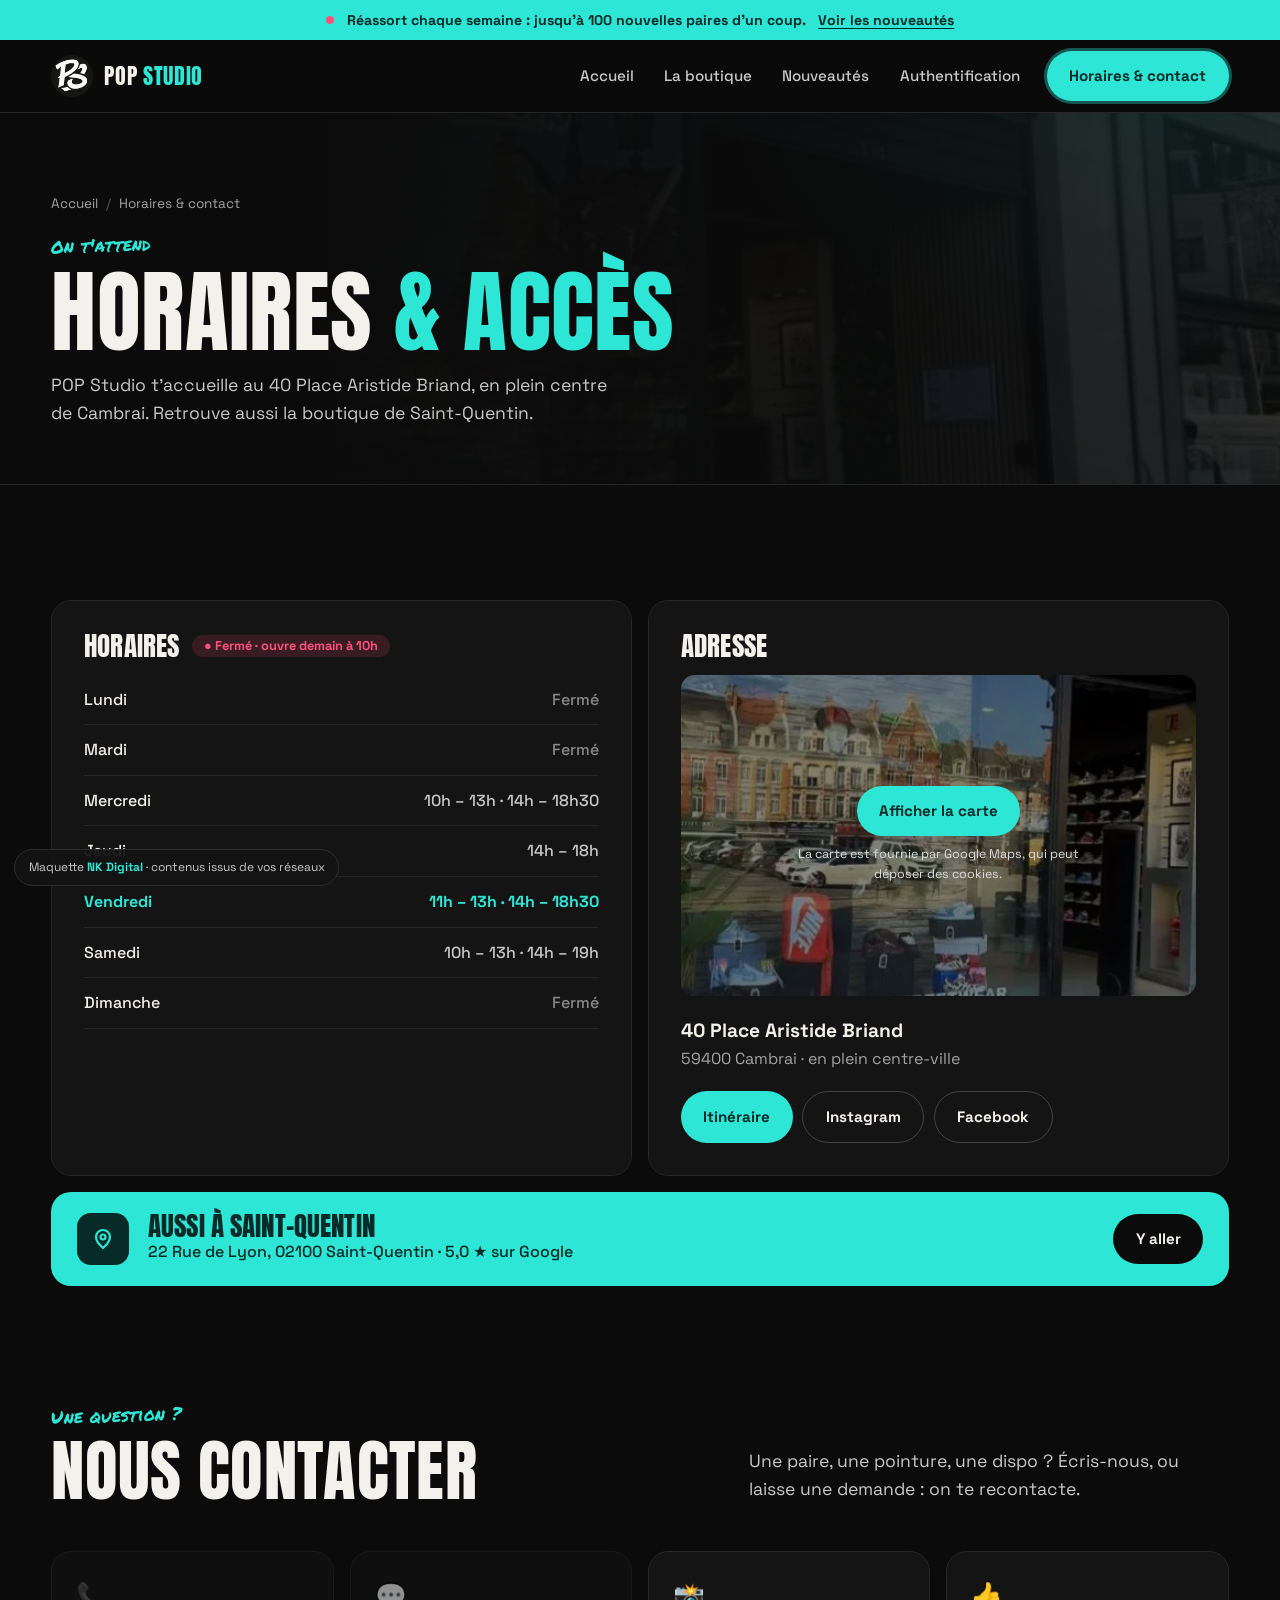
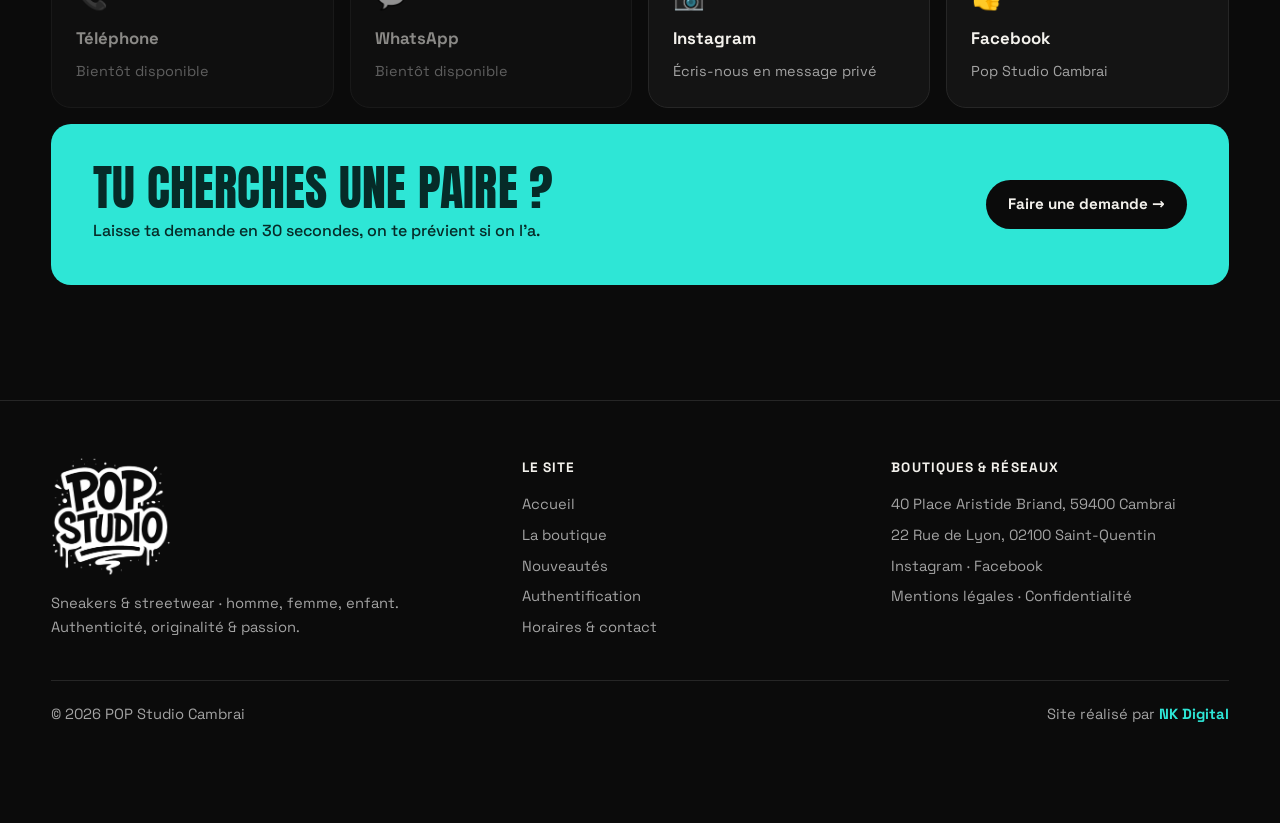
<file: contact.html>
<!DOCTYPE html>
<html lang="fr">
<head>
<meta charset="utf-8">
<meta name="viewport" content="width=device-width, initial-scale=1, viewport-fit=cover">
<title>Horaires & contact · POP Studio Cambrai</title>
<meta name="description" content="Horaires d'ouverture, adresse et contact de POP Studio Cambrai, 40 Place Aristide Briand. Boutique également à Saint-Quentin, 22 Rue de Lyon.">
<!-- MAQUETTE : retirer la ligne suivante à la mise en ligne officielle -->
<meta name="robots" content="noindex, nofollow">
<meta name="theme-color" content="#0b0b0b">
<meta property="og:type" content="website">
<meta property="og:locale" content="fr_FR">
<meta property="og:site_name" content="POP Studio Cambrai">
<meta property="og:title" content="Horaires & contact · POP Studio Cambrai">
<meta property="og:description" content="Horaires d'ouverture, adresse et contact de POP Studio Cambrai, 40 Place Aristide Briand. Boutique également à Saint-Quentin, 22 Rue de Lyon.">
<meta property="og:image" content="img/mur-dunk.webp">
<link rel="icon" type="image/png" href="img/favicon.png">
<link rel="apple-touch-icon" href="img/apple-touch-icon.png">
<link rel="preload" href="fonts/anton-latin-400-normal.woff2" as="font" type="font/woff2" crossorigin>
<link rel="stylesheet" href="css/style.css">
<script type="application/ld+json">{
  "@context": "https://schema.org",
  "@type": "ShoeStore",
  "name": "POP Studio Cambrai",
  "description": "Boutique de sneakers et streetwear : homme, femme, enfant. Paires authentiques, réassort chaque semaine, authentification de sneakers.",
  "image": "img/devanture.webp",
  "address": {"@type": "PostalAddress","streetAddress": "40 Place Aristide Briand","postalCode": "59400","addressLocality": "Cambrai","addressCountry": "FR"},
  "geo": {"@type": "GeoCoordinates","latitude": 50.1753339,"longitude": 3.2335155},
  "openingHoursSpecification": [
    {"@type": "OpeningHoursSpecification","dayOfWeek": "Wednesday","opens": "10:00","closes": "13:00"},
    {"@type": "OpeningHoursSpecification","dayOfWeek": "Wednesday","opens": "14:00","closes": "18:30"},
    {"@type": "OpeningHoursSpecification","dayOfWeek": "Thursday","opens": "14:00","closes": "18:00"},
    {"@type": "OpeningHoursSpecification","dayOfWeek": "Friday","opens": "11:00","closes": "13:00"},
    {"@type": "OpeningHoursSpecification","dayOfWeek": "Friday","opens": "14:00","closes": "18:30"},
    {"@type": "OpeningHoursSpecification","dayOfWeek": "Saturday","opens": "10:00","closes": "13:00"},
    {"@type": "OpeningHoursSpecification","dayOfWeek": "Saturday","opens": "14:00","closes": "19:00"}
  ],
  "aggregateRating": {"@type": "AggregateRating","ratingValue": "5.0","reviewCount": "27"},
  "sameAs": ["https://www.instagram.com/pop_studio_cambrai/","https://www.facebook.com/p/Pop-Studio-Cambrai-61562744890953/"]
}
</script>
</head>
<body>
<a class="skip" href="#main">Aller au contenu</a>

<div class="announce" role="region" aria-label="Annonce">
  <div class="wrap"><span class="dot" aria-hidden="true"></span><span id="announce">Réassort chaque semaine : jusqu'à 100 nouvelles paires d'un coup.</span><a href="nouveautes.html">Voir les nouveautés</a></div>
</div>

<header class="nav" id="nav">
  <div class="wrap">
    <a href="index.html" class="brand" aria-label="POP Studio, accueil"><img src="img/logo-ps.png" alt="" width="42" height="42"><span>POP <em>STUDIO</em></span></a>
    <nav class="menu" aria-label="Navigation principale">
      <a href="index.html">Accueil</a>
      <a href="boutique.html">La boutique</a>
      <a href="nouveautes.html">Nouveautés</a>
      <a href="authentification.html">Authentification</a>
      <a href="contact.html" aria-current="page" class="btn btn-neon">Horaires & contact</a>
    </nav>
    <a class="btn btn-neon nav-cta" href="https://www.google.com/maps/dir/?api=1&amp;destination=50.1753339,3.2335155" target="_blank" rel="noopener">Itinéraire</a>
  </div>
</header>

<main id="main">
<section class="page-hero" aria-labelledby="h1">
  <img class="ph-bg" src="img/devanture.webp" alt="" width="650" height="868" fetchpriority="high">
  <div class="wrap">
    <ol class="crumbs"><li><a href="index.html">Accueil</a></li><li aria-current="page">Horaires & contact</li></ol>
    <span class="kicker">On t'attend</span>
    <h1 id="h1">Horaires <span>&amp; accès</span></h1>
    <p class="lead">POP Studio t'accueille au 40 Place Aristide Briand, en plein centre de Cambrai. Retrouve aussi la boutique de Saint-Quentin.</p>
  </div>
</section>

<section aria-label="Horaires et adresse">
  <div class="wrap">
    <div class="infos-grid">
      <div class="box rv">
        <h3>Horaires <span class="js-status" aria-live="polite"></span></h3>
        <table class="hours" id="hours">
          <caption class="sr">Horaires d'ouverture de POP Studio Cambrai</caption>
          <tbody></tbody>
        </table>
      </div>
      <div class="box rv">
        <h3>Adresse</h3>
        <div class="map" id="map">
          <img src="img/vitrine-place.webp" alt="" width="468" height="840" loading="lazy">
          <div class="load"><div><button class="btn btn-neon" id="map-btn" type="button">Afficher la carte</button><small>La carte est fournie par Google Maps, qui peut déposer des cookies.</small></div></div>
        </div>
        <p class="addr"><b>40 Place Aristide Briand</b><span>59400 Cambrai · en plein centre-ville</span></p>
        <div class="row-btn">
          <a class="btn btn-neon" href="https://www.google.com/maps/dir/?api=1&amp;destination=50.1753339,3.2335155" target="_blank" rel="noopener">Itinéraire</a>
          <a class="btn btn-line" href="https://www.instagram.com/pop_studio_cambrai/" target="_blank" rel="noopener">Instagram</a>
          <a class="btn btn-line" href="https://www.facebook.com/p/Pop-Studio-Cambrai-61562744890953/" target="_blank" rel="noopener">Facebook</a>
        </div>
      </div>
    </div>
    <div class="shop2 rv">
      <span class="pin" aria-hidden="true"><svg width="24" height="24" viewBox="0 0 24 24" fill="none" stroke="currentColor" stroke-width="2.2"><path d="M12 21s-7-6.2-7-11a7 7 0 0 1 14 0c0 4.8-7 11-7 11z"/><circle cx="12" cy="10" r="2.5"/></svg></span>
      <div><h3>Aussi à Saint-Quentin</h3><p>22 Rue de Lyon, 02100 Saint-Quentin · 5,0 ★ sur Google</p></div>
      <a class="btn btn-dark" href="https://www.google.com/maps/search/?api=1&amp;query=POP+Studio+22+Rue+de+Lyon+Saint-Quentin" target="_blank" rel="noopener">Y aller</a>
    </div>
  </div>
</section>

<section aria-labelledby="t-contact" style="padding-top:0">
  <div class="wrap">
    <div class="head rv"><div><span class="kicker">Une question ?</span><h2 id="t-contact">Nous contacter</h2></div>
      <p class="lead">Une paire, une pointure, une dispo ? Écris-nous, ou laisse une demande : on te recontacte.</p></div>
    <div class="channels rv" id="channels"></div>
    <div class="cta-band rv" style="margin-top:1rem">
      <div><h2>Tu cherches une paire ?</h2><p>Laisse ta demande en 30 secondes, on te prévient si on l'a.</p></div>
      <a class="btn btn-dark" href="nouveautes.html#cherche">Faire une demande →</a>
    </div>
  </div>
</section>

</main>

<footer>
  <div class="wrap">
    <div class="foot">
      <div>
        <img class="logo" src="img/logo-pop-studio.png" alt="POP Studio" width="508" height="505" loading="lazy">
        <p>Sneakers &amp; streetwear · homme, femme, enfant.<br>Authenticité, originalité &amp; passion.</p>
      </div>
      <div>
        <h4>Le site</h4>
        <ul>
          <li><a href="index.html">Accueil</a></li><li><a href="boutique.html">La boutique</a></li><li><a href="nouveautes.html">Nouveautés</a></li><li><a href="authentification.html">Authentification</a></li><li><a href="contact.html">Horaires & contact</a></li>
        </ul>
      </div>
      <div>
        <h4>Boutiques & réseaux</h4>
        <ul>
          <li>40 Place Aristide Briand, 59400 Cambrai</li>
          <li>22 Rue de Lyon, 02100 Saint-Quentin</li>
          <li><a href="https://www.instagram.com/pop_studio_cambrai/" target="_blank" rel="noopener">Instagram</a> · <a href="https://www.facebook.com/p/Pop-Studio-Cambrai-61562744890953/" target="_blank" rel="noopener">Facebook</a></li>
          <li><button type="button" data-dialog="legal">Mentions légales</button> · <button type="button" data-dialog="privacy">Confidentialité</button></li>
        </ul>
      </div>
    </div>
    <div class="legal-line">
      <span>© <span class="year">2026</span> POP Studio Cambrai</span>
      <span>Site réalisé par <a href="#" rel="author">NK Digital</a></span>
    </div>
  </div>
</footer>

<dialog id="legal" aria-labelledby="legal-t">
  <button class="round close" type="button" data-close aria-label="Fermer">✕</button>
  <h3 id="legal-t">Mentions légales</h3>
  <h4>Éditeur du site</h4>
  <p>POP Studio — <span class="todo">[forme juridique, capital]</span><br>40 Place Aristide Briand, 59400 Cambrai<br>SIRET : <span class="todo">[à compléter]</span> · Contact : <span class="todo">[e-mail / téléphone]</span><br>Directeur de la publication : <span class="todo">[nom du gérant]</span></p>
  <h4>Conception</h4>
  <p>NK Digital</p>
  <h4>Hébergement</h4>
  <p><span class="todo">[GitHub Inc. / Cloudflare, Inc. — adresse de l'hébergeur retenu]</span></p>
  <h4>Propriété intellectuelle</h4>
  <p>Les textes, photos et logos de ce site sont la propriété de POP Studio. Les marques citées appartiennent à leurs propriétaires respectifs.</p>
</dialog>

<dialog id="privacy" aria-labelledby="privacy-t">
  <button class="round close" type="button" data-close aria-label="Fermer">✕</button>
  <h3 id="privacy-t">Confidentialité</h3>
  <p>Ce site ne dépose aucun cookie de suivi et n'utilise aucun outil de mesure d'audience.</p>
  <h4>Formulaire « Je cherche une paire »</h4>
  <p>Les informations envoyées (prénom, contact, modèle, pointure) servent uniquement à te recontacter au sujet de ta demande. Elles sont conservées au maximum 6 mois puis supprimées, et ne sont jamais revendues.</p>
  <h4>Carte Google Maps</h4>
  <p>La carte n'est chargée que si tu cliques sur « Afficher la carte ». Google peut alors déposer ses propres cookies.</p>
  <h4>Tes droits</h4>
  <p>Tu peux demander l'accès, la rectification ou la suppression de tes données en contactant la boutique : <span class="todo">[e-mail de contact]</span>.</p>
</dialog>
<nav class="tabbar" aria-label="Navigation mobile">
  <a href="index.html"><svg viewBox="0 0 24 24" fill="none" stroke="currentColor" stroke-width="2" stroke-linecap="round" stroke-linejoin="round" aria-hidden="true"><path d="M3 11l9-7 9 7v9a1 1 0 0 1-1 1h-5v-6h-6v6H4a1 1 0 0 1-1-1z"/></svg>Accueil</a>
  <a href="boutique.html"><svg viewBox="0 0 24 24" fill="none" stroke="currentColor" stroke-width="2" stroke-linecap="round" stroke-linejoin="round" aria-hidden="true"><path d="M4 9h16l-1.2 10.2a2 2 0 0 1-2 1.8H7.2a2 2 0 0 1-2-1.8z"/><path d="M8.5 9V7a3.5 3.5 0 0 1 7 0v2"/></svg>Boutique</a>
  <a href="nouveautes.html"><svg viewBox="0 0 24 24" fill="none" stroke="currentColor" stroke-width="2" stroke-linecap="round" stroke-linejoin="round" aria-hidden="true"><path d="M12 2l2.6 6.3L21 9l-5 4.4 1.5 6.6L12 16.6 6.5 20l1.5-6.6L3 9l6.4-.7z"/></svg>Nouveautés</a>
  <a href="authentification.html"><svg viewBox="0 0 24 24" fill="none" stroke="currentColor" stroke-width="2" stroke-linecap="round" stroke-linejoin="round" aria-hidden="true"><path d="M12 3l7 3v6c0 4.5-3 7.7-7 9-4-1.3-7-4.5-7-9V6z"/><path d="M9 12l2 2 4-4"/></svg>Legit</a>
  <a href="contact.html" aria-current="page"><svg viewBox="0 0 24 24" fill="none" stroke="currentColor" stroke-width="2" stroke-linecap="round" stroke-linejoin="round" aria-hidden="true"><path d="M12 21s-7-6.2-7-11a7 7 0 0 1 14 0c0 4.8-7 11-7 11z"/><circle cx="12" cy="10" r="2.5"/></svg>Contact</a>
</nav>
<div class="demo">Maquette <b>NK Digital</b> · contenus issus de vos réseaux</div>
<script src="js/main.js" defer></script>
</body>
</html>
</file>
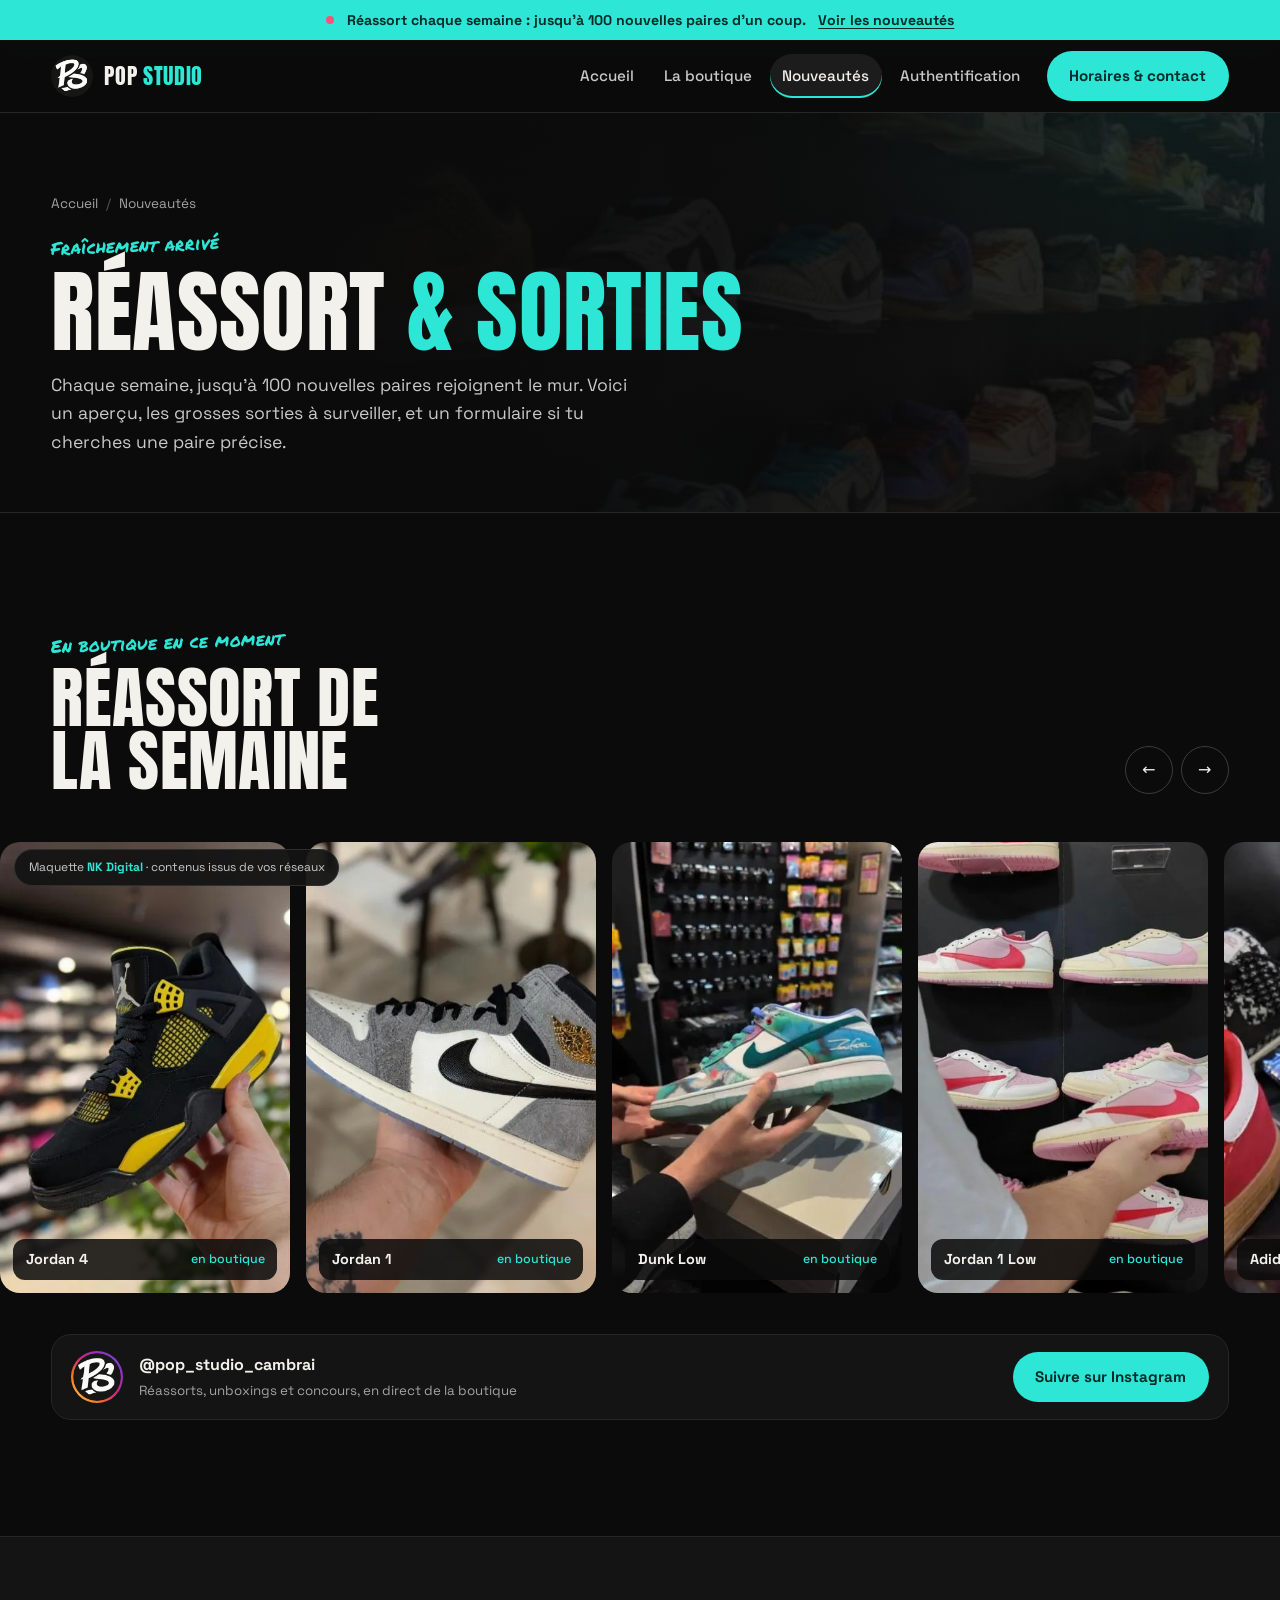
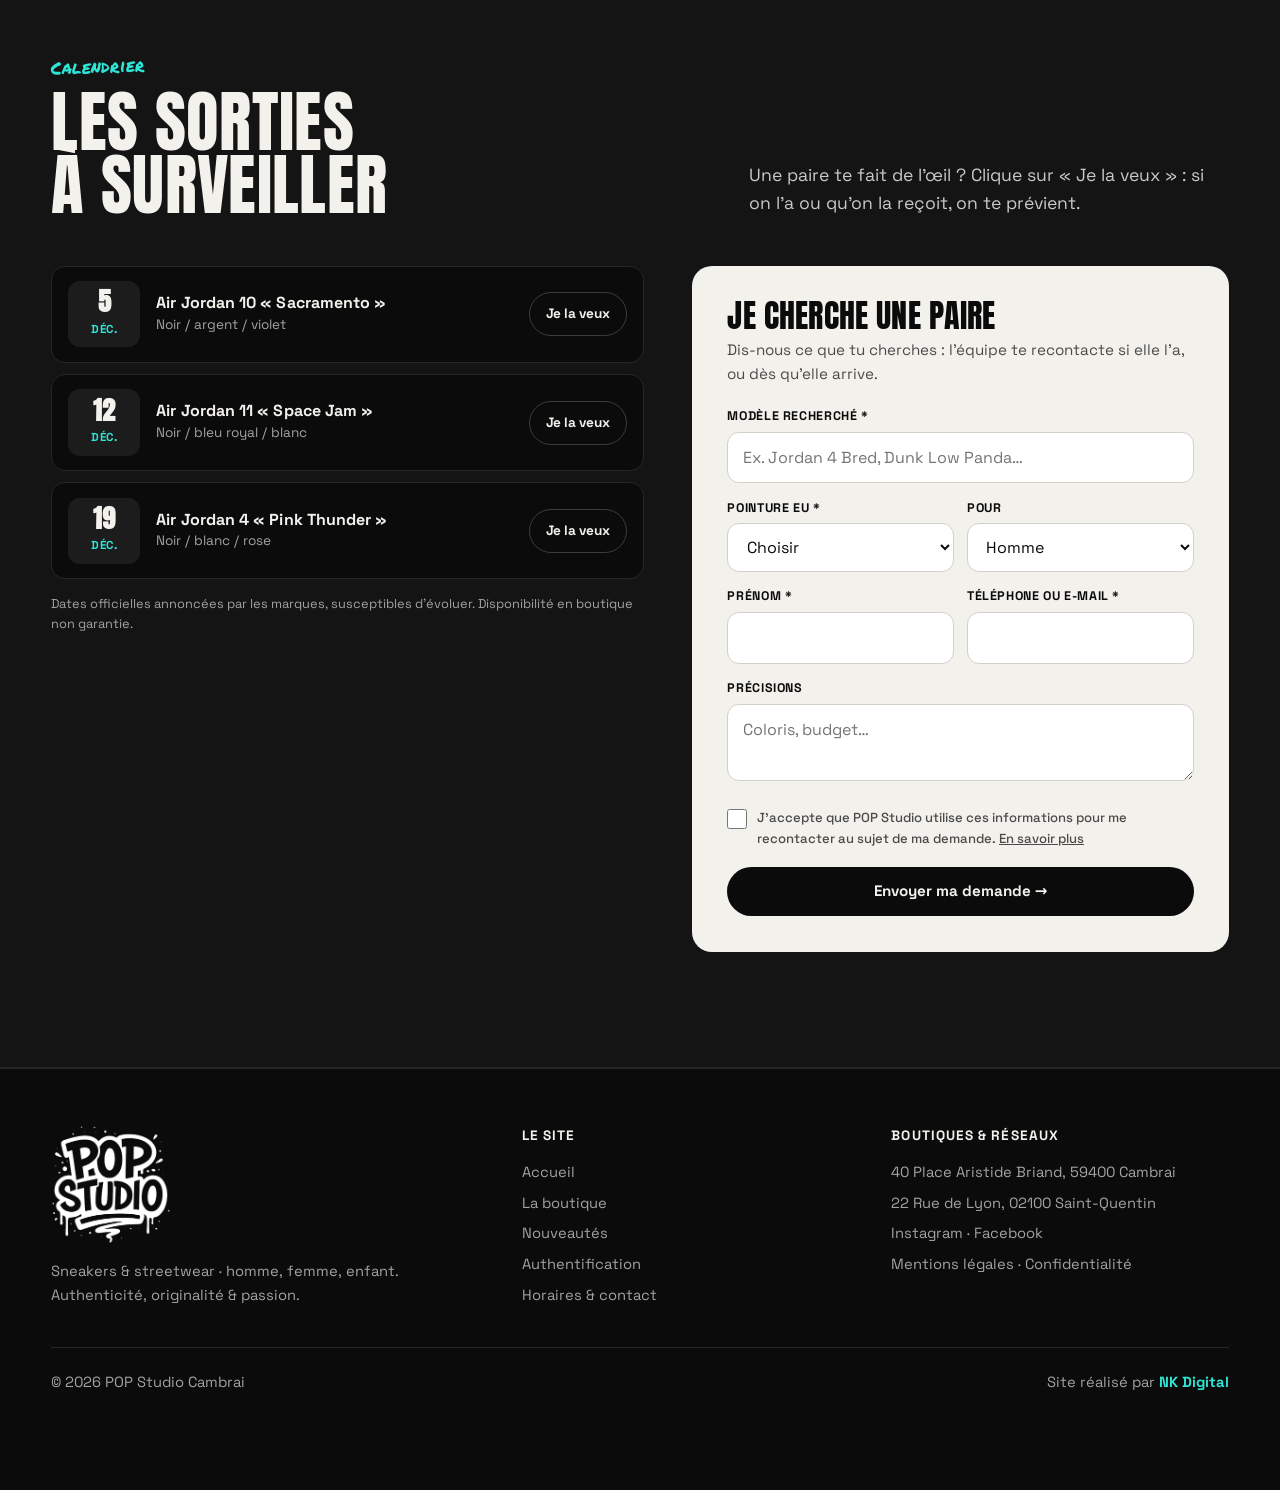
<file: nouveautes.html>
<!DOCTYPE html>
<html lang="fr">
<head>
<meta charset="utf-8">
<meta name="viewport" content="width=device-width, initial-scale=1, viewport-fit=cover">
<title>Nouveautés & sorties sneakers · POP Studio Cambrai</title>
<meta name="description" content="Réassort de la semaine chez POP Studio Cambrai, calendrier des sorties Jordan et Nike à venir, et formulaire pour demander une paire précise.">
<!-- MAQUETTE : retirer la ligne suivante à la mise en ligne officielle -->
<meta name="robots" content="noindex, nofollow">
<meta name="theme-color" content="#0b0b0b">
<meta property="og:type" content="website">
<meta property="og:locale" content="fr_FR">
<meta property="og:site_name" content="POP Studio Cambrai">
<meta property="og:title" content="Nouveautés & sorties sneakers · POP Studio Cambrai">
<meta property="og:description" content="Réassort de la semaine chez POP Studio Cambrai, calendrier des sorties Jordan et Nike à venir, et formulaire pour demander une paire précise.">
<meta property="og:image" content="img/mur-dunk.webp">
<link rel="icon" type="image/png" href="img/favicon.png">
<link rel="apple-touch-icon" href="img/apple-touch-icon.png">
<link rel="preload" href="fonts/anton-latin-400-normal.woff2" as="font" type="font/woff2" crossorigin>
<link rel="stylesheet" href="css/style.css">
</head>
<body>
<a class="skip" href="#main">Aller au contenu</a>

<div class="announce" role="region" aria-label="Annonce">
  <div class="wrap"><span class="dot" aria-hidden="true"></span><span id="announce">Réassort chaque semaine : jusqu'à 100 nouvelles paires d'un coup.</span><a href="nouveautes.html">Voir les nouveautés</a></div>
</div>

<header class="nav" id="nav">
  <div class="wrap">
    <a href="index.html" class="brand" aria-label="POP Studio, accueil"><img src="img/logo-ps.png" alt="" width="42" height="42"><span>POP <em>STUDIO</em></span></a>
    <nav class="menu" aria-label="Navigation principale">
      <a href="index.html">Accueil</a>
      <a href="boutique.html">La boutique</a>
      <a href="nouveautes.html" aria-current="page">Nouveautés</a>
      <a href="authentification.html">Authentification</a>
      <a href="contact.html" class="btn btn-neon">Horaires & contact</a>
    </nav>
    <a class="btn btn-neon nav-cta" href="https://www.google.com/maps/dir/?api=1&amp;destination=50.1753339,3.2335155" target="_blank" rel="noopener">Itinéraire</a>
  </div>
</header>

<main id="main">
<section class="page-hero" aria-labelledby="h1">
  <img class="ph-bg" src="img/mur-dunk.webp" alt="" width="650" height="868" fetchpriority="high">
  <div class="wrap">
    <ol class="crumbs"><li><a href="index.html">Accueil</a></li><li aria-current="page">Nouveautés</li></ol>
    <span class="kicker">Fraîchement arrivé</span>
    <h1 id="h1">Réassort <span>&amp; sorties</span></h1>
    <p class="lead">Chaque semaine, jusqu'à 100 nouvelles paires rejoignent le mur. Voici un aperçu, les grosses sorties à surveiller, et un formulaire si tu cherches une paire précise.</p>
  </div>
</section>

<section aria-labelledby="t-reassort">
  <div class="wrap">
    <div class="head rv">
      <div><span class="kicker">En boutique en ce moment</span><h2 id="t-reassort">Réassort de<br>la semaine</h2></div>
      <div class="rail-ctrl">
        <button class="round" data-scroll="rail" data-dir="-1" aria-label="Défiler vers la gauche">←</button>
        <button class="round" data-scroll="rail" data-dir="1" aria-label="Défiler vers la droite">→</button>
      </div>
    </div>
    <div class="rail-wrap">
      <div class="rail" id="rail" tabindex="0" aria-label="Sélection de paires en boutique">
        <figure class="card"><img src="img/jordan4.webp" alt="Air Jordan 4 noire et jaune" width="468" height="840" loading="lazy"><span>Jordan 4 <small>en boutique</small></span></figure>
        <figure class="card"><img src="img/jordan1.webp" alt="Air Jordan 1 grise et blanche" width="468" height="840" loading="lazy"><span>Jordan 1 <small>en boutique</small></span></figure>
        <figure class="card"><img src="img/dunk-futura.webp" alt="Nike Dunk Low multicolore" width="468" height="840" loading="lazy"><span>Dunk Low <small>en boutique</small></span></figure>
        <figure class="card"><img src="img/travis-rose.webp" alt="Jordan 1 Low rose" width="468" height="840" loading="lazy"><span>Jordan 1 Low <small>en boutique</small></span></figure>
        <figure class="card"><img src="img/samba.webp" alt="Adidas Samba tressée" width="468" height="840" loading="lazy"><span>Adidas <small>en boutique</small></span></figure>
        <figure class="card"><img src="img/mur-adidas.webp" alt="Mur Adidas Gazelle et Campus" width="468" height="840" loading="lazy"><span>Gazelle & Campus <small>en boutique</small></span></figure>
        <figure class="card"><img src="img/dunk-vitrine.webp" alt="Nike Dunk en vitrine" width="468" height="840" loading="lazy" style="object-position:center 40%"><span>Vitrine <small>pièces rares</small></span></figure>
      </div>
    </div>
    <div class="ig-bar rv">
      <img src="img/logo-ps.png" alt="" width="52" height="52">
      <div><b>@pop_studio_cambrai</b><small>Réassorts, unboxings et concours, en direct de la boutique</small></div>
      <a class="btn btn-neon" href="https://www.instagram.com/pop_studio_cambrai/" target="_blank" rel="noopener">Suivre sur Instagram</a>
    </div>
  </div>
</section>

<section class="drops-sec" id="sorties" aria-labelledby="t-sorties">
  <div class="wrap">
    <div class="head rv">
      <div><span class="kicker">Calendrier</span><h2 id="t-sorties">Les sorties<br>à surveiller</h2></div>
      <p class="lead">Une paire te fait de l'œil ? Clique sur « Je la veux » : si on l'a ou qu'on la reçoit, on te prévient.</p>
    </div>
    <div class="drops-grid">
      <div>
        <ul class="drops" id="drops"></ul>
        <p class="fine">Dates officielles annoncées par les marques, susceptibles d'évoluer. Disponibilité en boutique non garantie.</p>
      </div>
      <div class="form rv" id="cherche">
        <form id="pair-form" novalidate>
          <h3>Je cherche une paire</h3>
          <p>Dis-nous ce que tu cherches : l'équipe te recontacte si elle l'a, ou dès qu'elle arrive.</p>
          <label for="f-model">Modèle recherché *</label>
          <input id="f-model" name="modele" placeholder="Ex. Jordan 4 Bred, Dunk Low Panda…" required autocomplete="off">
          <div class="two">
            <div><label for="f-size">Pointure EU *</label><select id="f-size" name="pointure" required><option value="">Choisir</option></select></div>
            <div><label for="f-for">Pour</label><select id="f-for" name="pour"><option>Homme</option><option>Femme</option><option>Enfant</option></select></div>
          </div>
          <div class="two">
            <div><label for="f-name">Prénom *</label><input id="f-name" name="prenom" required autocomplete="given-name"></div>
            <div><label for="f-contact">Téléphone ou e-mail *</label><input id="f-contact" name="contact" required autocomplete="email"></div>
          </div>
          <label for="f-msg">Précisions</label>
          <textarea id="f-msg" name="message" rows="2" placeholder="Coloris, budget…"></textarea>
          <input class="hp" type="text" name="_gotcha" tabindex="-1" autocomplete="off" aria-hidden="true">
          <label class="consent"><input type="checkbox" id="f-ok" required> <span>J'accepte que POP Studio utilise ces informations pour me recontacter au sujet de ma demande. <button type="button" data-dialog="privacy">En savoir plus</button></span></label>
          <button class="btn" type="submit">Envoyer ma demande →</button>
        </form>
        <div class="ok" role="status" aria-live="polite"><b>Demande envoyée ✓</b><p>L'équipe POP Studio te recontacte dès qu'elle a une réponse.</p></div>
      </div>
    </div>
  </div>
</section>

</main>

<footer>
  <div class="wrap">
    <div class="foot">
      <div>
        <img class="logo" src="img/logo-pop-studio.png" alt="POP Studio" width="508" height="505" loading="lazy">
        <p>Sneakers &amp; streetwear · homme, femme, enfant.<br>Authenticité, originalité &amp; passion.</p>
      </div>
      <div>
        <h4>Le site</h4>
        <ul>
          <li><a href="index.html">Accueil</a></li><li><a href="boutique.html">La boutique</a></li><li><a href="nouveautes.html">Nouveautés</a></li><li><a href="authentification.html">Authentification</a></li><li><a href="contact.html">Horaires & contact</a></li>
        </ul>
      </div>
      <div>
        <h4>Boutiques & réseaux</h4>
        <ul>
          <li>40 Place Aristide Briand, 59400 Cambrai</li>
          <li>22 Rue de Lyon, 02100 Saint-Quentin</li>
          <li><a href="https://www.instagram.com/pop_studio_cambrai/" target="_blank" rel="noopener">Instagram</a> · <a href="https://www.facebook.com/p/Pop-Studio-Cambrai-61562744890953/" target="_blank" rel="noopener">Facebook</a></li>
          <li><button type="button" data-dialog="legal">Mentions légales</button> · <button type="button" data-dialog="privacy">Confidentialité</button></li>
        </ul>
      </div>
    </div>
    <div class="legal-line">
      <span>© <span class="year">2026</span> POP Studio Cambrai</span>
      <span>Site réalisé par <a href="#" rel="author">NK Digital</a></span>
    </div>
  </div>
</footer>

<dialog id="legal" aria-labelledby="legal-t">
  <button class="round close" type="button" data-close aria-label="Fermer">✕</button>
  <h3 id="legal-t">Mentions légales</h3>
  <h4>Éditeur du site</h4>
  <p>POP Studio — <span class="todo">[forme juridique, capital]</span><br>40 Place Aristide Briand, 59400 Cambrai<br>SIRET : <span class="todo">[à compléter]</span> · Contact : <span class="todo">[e-mail / téléphone]</span><br>Directeur de la publication : <span class="todo">[nom du gérant]</span></p>
  <h4>Conception</h4>
  <p>NK Digital</p>
  <h4>Hébergement</h4>
  <p><span class="todo">[GitHub Inc. / Cloudflare, Inc. — adresse de l'hébergeur retenu]</span></p>
  <h4>Propriété intellectuelle</h4>
  <p>Les textes, photos et logos de ce site sont la propriété de POP Studio. Les marques citées appartiennent à leurs propriétaires respectifs.</p>
</dialog>

<dialog id="privacy" aria-labelledby="privacy-t">
  <button class="round close" type="button" data-close aria-label="Fermer">✕</button>
  <h3 id="privacy-t">Confidentialité</h3>
  <p>Ce site ne dépose aucun cookie de suivi et n'utilise aucun outil de mesure d'audience.</p>
  <h4>Formulaire « Je cherche une paire »</h4>
  <p>Les informations envoyées (prénom, contact, modèle, pointure) servent uniquement à te recontacter au sujet de ta demande. Elles sont conservées au maximum 6 mois puis supprimées, et ne sont jamais revendues.</p>
  <h4>Carte Google Maps</h4>
  <p>La carte n'est chargée que si tu cliques sur « Afficher la carte ». Google peut alors déposer ses propres cookies.</p>
  <h4>Tes droits</h4>
  <p>Tu peux demander l'accès, la rectification ou la suppression de tes données en contactant la boutique : <span class="todo">[e-mail de contact]</span>.</p>
</dialog>
<nav class="tabbar" aria-label="Navigation mobile">
  <a href="index.html"><svg viewBox="0 0 24 24" fill="none" stroke="currentColor" stroke-width="2" stroke-linecap="round" stroke-linejoin="round" aria-hidden="true"><path d="M3 11l9-7 9 7v9a1 1 0 0 1-1 1h-5v-6h-6v6H4a1 1 0 0 1-1-1z"/></svg>Accueil</a>
  <a href="boutique.html"><svg viewBox="0 0 24 24" fill="none" stroke="currentColor" stroke-width="2" stroke-linecap="round" stroke-linejoin="round" aria-hidden="true"><path d="M4 9h16l-1.2 10.2a2 2 0 0 1-2 1.8H7.2a2 2 0 0 1-2-1.8z"/><path d="M8.5 9V7a3.5 3.5 0 0 1 7 0v2"/></svg>Boutique</a>
  <a href="nouveautes.html" aria-current="page"><svg viewBox="0 0 24 24" fill="none" stroke="currentColor" stroke-width="2" stroke-linecap="round" stroke-linejoin="round" aria-hidden="true"><path d="M12 2l2.6 6.3L21 9l-5 4.4 1.5 6.6L12 16.6 6.5 20l1.5-6.6L3 9l6.4-.7z"/></svg>Nouveautés</a>
  <a href="authentification.html"><svg viewBox="0 0 24 24" fill="none" stroke="currentColor" stroke-width="2" stroke-linecap="round" stroke-linejoin="round" aria-hidden="true"><path d="M12 3l7 3v6c0 4.5-3 7.7-7 9-4-1.3-7-4.5-7-9V6z"/><path d="M9 12l2 2 4-4"/></svg>Legit</a>
  <a href="contact.html"><svg viewBox="0 0 24 24" fill="none" stroke="currentColor" stroke-width="2" stroke-linecap="round" stroke-linejoin="round" aria-hidden="true"><path d="M12 21s-7-6.2-7-11a7 7 0 0 1 14 0c0 4.8-7 11-7 11z"/><circle cx="12" cy="10" r="2.5"/></svg>Contact</a>
</nav>
<div class="demo">Maquette <b>NK Digital</b> · contenus issus de vos réseaux</div>
<script src="js/main.js" defer></script>
</body>
</html>
</file>
<file: css/style.css>
/* ---------- Polices auto-hébergées (pas d'appel à Google Fonts : RGPD + vitesse) ---------- */
  @font-face{font-family:"Anton";src:url(../fonts/anton-latin-400-normal.woff2) format("woff2");font-display:swap}
  @font-face{font-family:"Marker";src:url(../fonts/permanent-marker-latin-400-normal.woff2) format("woff2");font-display:swap}
  @font-face{font-family:"Grotesk";src:url(../fonts/space-grotesk-latin-400-normal.woff2) format("woff2");font-weight:400;font-display:swap}
  @font-face{font-family:"Grotesk";src:url(../fonts/space-grotesk-latin-500-normal.woff2) format("woff2");font-weight:500;font-display:swap}
  @font-face{font-family:"Grotesk";src:url(../fonts/space-grotesk-latin-700-normal.woff2) format("woff2");font-weight:700;font-display:swap}

  :root{
    --bg:#0b0b0b; --bg-2:#141414; --bg-3:#1c1c1c; --line:#262626;
    --text:#f3f1ec; --soft:#c9c9c9; --muted:#a3a3a3;
    --neon:#2ee6d6; --neon-ink:#062b28; --hot:#ff4f7b; --gold:#ffc93d;
    --r:20px; --r-sm:14px;
    --max:1220px;
  }
  *{box-sizing:border-box;margin:0;padding:0}
  html{scroll-behavior:smooth;scroll-padding-top:84px}
  body{background:var(--bg);color:var(--text);font:400 1rem/1.6 "Grotesk",system-ui,sans-serif;-webkit-font-smoothing:antialiased;overflow-x:hidden}
  img{display:block;max-width:100%;height:auto}
  a{color:inherit;text-decoration:none}
  button{font:inherit;color:inherit}
  :focus-visible{outline:3px solid var(--neon);outline-offset:3px;border-radius:6px}
  .wrap{width:min(var(--max),92vw);margin-inline:auto}
  .skip{position:absolute;left:-999px;top:8px;background:var(--neon);color:var(--bg);padding:.6rem 1rem;border-radius:8px;z-index:100;font-weight:700}
  .skip:focus{left:8px}
  h1,h2,h3{font-family:"Anton",Impact,sans-serif;font-weight:400;text-transform:uppercase;line-height:.95;letter-spacing:.005em}
  h2{font-size:clamp(2.4rem,5.2vw,4.2rem)}
  .kicker{font-family:"Marker",cursive;color:var(--neon);font-size:1.1rem;display:inline-block;transform:rotate(-2deg);margin-bottom:.7rem}
  .lead{color:var(--soft);font-size:1.1rem;max-width:36rem}
  .sr{position:absolute;width:1px;height:1px;overflow:hidden;clip:rect(0 0 0 0);white-space:nowrap}

  .btn{display:inline-flex;align-items:center;justify-content:center;gap:.55rem;min-height:48px;padding:.8rem 1.4rem;border-radius:999px;font-weight:700;font-size:.95rem;border:0;cursor:pointer;transition:transform .2s,background .2s,border-color .2s,color .2s}
  .btn:hover{transform:translateY(-2px)}
  .btn svg{width:18px;height:18px;flex:none}
  .btn-neon{background:var(--neon);color:var(--neon-ink)}
  .btn-line{border:1.5px solid #444;color:var(--text);background:transparent}
  .btn-line:hover{border-color:var(--text)}
  .btn-dark{background:var(--bg);color:var(--text)}
  .btn-light{background:#fff;color:var(--bg)}

  section{padding:clamp(4.5rem,9vw,7.5rem) 0}
  .head{display:flex;justify-content:space-between;align-items:flex-end;gap:1.5rem 3rem;margin-bottom:clamp(2rem,4vw,3rem);flex-wrap:wrap}
  .head .lead{max-width:30rem}

  /* ---------- Bandeau ---------- */
  .announce{background:var(--neon);color:var(--neon-ink);font-weight:700;font-size:.88rem}
  .announce .wrap{display:flex;justify-content:center;align-items:center;gap:.4rem .8rem;padding:.55rem 0;flex-wrap:wrap;text-align:center}
  .announce a{text-decoration:underline;text-underline-offset:3px}
  .dot{width:8px;height:8px;border-radius:50%;background:var(--hot);animation:pulse 1.8s infinite}
  @keyframes pulse{0%{box-shadow:0 0 0 0 rgba(255,79,123,.7)}70%{box-shadow:0 0 0 9px rgba(255,79,123,0)}100%{box-shadow:0 0 0 0 rgba(255,79,123,0)}}

  /* ---------- Navigation ---------- */
  .nav{position:sticky;top:0;z-index:50;background:rgba(11,11,11,.85);backdrop-filter:saturate(1.4) blur(14px);-webkit-backdrop-filter:saturate(1.4) blur(14px);border-bottom:1px solid var(--line)}
  .nav .wrap{display:flex;align-items:center;justify-content:space-between;height:72px;gap:1rem}
  .brand{display:flex;align-items:center;gap:.7rem;font-family:"Anton";font-size:1.35rem;letter-spacing:.03em}
  .brand img{width:42px;height:42px}
  .brand em{font-style:normal;color:var(--neon)}
  .menu{display:flex;gap:.3rem;align-items:center}
  .menu a:not(.btn){padding:.6rem .8rem;border-radius:999px;font-weight:500;font-size:.95rem;color:var(--soft);transition:.2s}
  .menu a:not(.btn):hover{color:var(--text);background:var(--bg-3)}
  .menu .btn{margin-left:.6rem}
  .burger{display:none;width:48px;height:48px;border:0;background:none;cursor:pointer;border-radius:12px}
  .burger:hover{background:var(--bg-3)}

  /* ---------- Hero ---------- */
  .hero{position:relative;padding:clamp(3rem,7vw,5.5rem) 0 clamp(3.5rem,7vw,6rem);overflow:hidden;isolation:isolate}
  .hero::before{content:"";position:absolute;inset:0;z-index:-1;background:radial-gradient(800px 480px at 85% 20%,rgba(46,230,214,.16),transparent 60%),radial-gradient(600px 380px at 0% 100%,rgba(255,79,123,.10),transparent 60%)}
  .hero .wrap{display:grid;grid-template-columns:1.05fr .95fr;gap:clamp(2rem,5vw,4.5rem);align-items:center}
  .hero-logo{width:clamp(150px,18vw,210px);margin-bottom:1.4rem;filter:drop-shadow(0 8px 30px rgba(46,230,214,.25))}
  .hero h1{font-size:clamp(3rem,7.4vw,6.4rem);margin-bottom:1.3rem}
  .hero h1 .neon{color:var(--neon)}
  .hero h1 small{display:block;font-size:.42em;color:var(--soft);letter-spacing:.02em;margin-top:.5rem}
  .cta{display:flex;gap:.7rem;flex-wrap:wrap;margin-top:2rem}
  .chips{display:flex;gap:.6rem;flex-wrap:wrap;margin-top:2.2rem}
  .chip{display:flex;align-items:center;gap:.6rem;background:var(--bg-2);border:1px solid var(--line);border-radius:999px;padding:.5rem 1rem .5rem .6rem;font-size:.88rem;color:var(--soft)}
  .chip b{color:var(--text)}
  .chip .ico{width:30px;height:30px;border-radius:50%;display:grid;place-items:center;font-size:.85rem;font-weight:700}
  .chip .g{background:#fff;color:#4285f4}
  .chip .f{background:#1877f2;color:#fff}
  .chip .s{background:var(--neon);color:var(--neon-ink)}
  .stars{color:var(--gold);letter-spacing:1px}
  .collage{position:relative;display:grid;grid-template-columns:1.25fr 1fr;grid-template-rows:1fr 1fr;gap:.9rem;height:clamp(420px,46vw,580px)}
  .collage figure{border-radius:var(--r);overflow:hidden;position:relative;background:var(--bg-3)}
  .collage figure:first-child{grid-row:span 2}
  .collage img{width:100%;height:100%;object-fit:cover}
  .collage .badge{position:absolute;left:-18px;bottom:28px;background:var(--hot);color:#fff;font-family:"Marker";padding:.55rem 1rem;border-radius:12px;transform:rotate(-6deg);box-shadow:0 12px 30px rgba(255,79,123,.35);z-index:2}

  /* ---------- Marquee ---------- */
  .marquee{border-block:1px solid var(--line);background:var(--bg-2);overflow:hidden;padding:1rem 0}
  .track{display:flex;width:max-content;animation:slide 32s linear infinite;font-family:"Anton";font-size:clamp(1.3rem,2.4vw,1.8rem);text-transform:uppercase;white-space:nowrap}
  .track span{display:inline-flex;align-items:center;color:#d8d8d8;padding-right:2.6rem}
  .track span::after{content:"✦";color:var(--neon);font-size:.9rem;margin-left:2.6rem}
  @keyframes slide{to{transform:translateX(-50%)}}

  /* ---------- Boutique (bento) ---------- */
  .bento{display:grid;grid-template-columns:repeat(4,1fr);grid-auto-rows:minmax(210px,auto);gap:1rem}
  .tile{border-radius:var(--r);overflow:hidden;position:relative;background:var(--bg-2);border:1px solid var(--line)}
  .tile.photo{border:0}
  .tile.photo img{position:absolute;inset:0;width:100%;height:100%;object-fit:cover;transition:transform .7s}
  .tile.photo:hover img{transform:scale(1.04)}
  .tile.photo figcaption{position:absolute;left:1rem;bottom:1rem;background:rgba(11,11,11,.82);backdrop-filter:blur(6px);padding:.4rem .8rem;border-radius:999px;font-size:.8rem;font-weight:700}
  .tile.text{padding:1.8rem;display:flex;flex-direction:column;justify-content:space-between;gap:1rem}
  .tile.text .num{font-family:"Anton";font-size:1rem;color:var(--neon)}
  .tile.text h3{font-size:1.8rem}
  .tile.text p{color:var(--soft);font-size:.95rem}
  .t-big{grid-column:span 2;grid-row:span 2}
  .t-tall{grid-row:span 2}
  .t-wide{grid-column:span 2}
  .tile.accent{background:var(--neon);color:var(--neon-ink);border:0}
  .tile.accent p{color:var(--neon-ink)}
  .tile.accent .num{color:var(--neon-ink)}

  /* ---------- Réassort (rail) ---------- */
  .rail-wrap{position:relative}
  .rail{display:grid;grid-auto-flow:column;grid-auto-columns:clamp(220px,24vw,290px);gap:1rem;overflow-x:auto;scroll-snap-type:x mandatory;padding:0 4vw 1rem;margin:0 -4vw;scrollbar-width:none}
  .rail::-webkit-scrollbar{display:none}
  .card{scroll-snap-align:start;border-radius:var(--r);overflow:hidden;position:relative;aspect-ratio:9/14;background:var(--bg-3)}
  .card img{width:100%;height:100%;object-fit:cover;transition:transform .6s}
  .card:hover img{transform:scale(1.05)}
  .card span{position:absolute;left:.8rem;bottom:.8rem;right:.8rem;background:rgba(11,11,11,.85);border-radius:12px;padding:.55rem .8rem;font-weight:700;font-size:.9rem;display:flex;justify-content:space-between;align-items:center;gap:.5rem}
  .card span small{font-weight:500;color:var(--neon);font-size:.78rem}
  .rail-ctrl{display:flex;gap:.5rem}
  .round{width:48px;height:48px;border-radius:50%;border:1.5px solid #3c3c3c;background:none;cursor:pointer;display:grid;place-items:center;transition:.2s}
  .round:hover{border-color:var(--neon);color:var(--neon)}
  .ig-bar{margin-top:1.6rem;display:flex;align-items:center;gap:1rem;flex-wrap:wrap;background:var(--bg-2);border:1px solid var(--line);border-radius:var(--r);padding:1rem 1.2rem}
  .ig-bar img{width:52px;height:52px;border-radius:50%;padding:2px;background:linear-gradient(45deg,#feda75,#fa7e1e,#d62976,#962fbf,#4f5bd5)}
  .ig-bar b{display:block}
  .ig-bar small{color:var(--muted)}
  .ig-bar .btn{margin-left:auto}

  /* ---------- Legit check ---------- */
  .legit{background:linear-gradient(160deg,#0e1d1c 0%,var(--bg) 55%);border-block:1px solid #1d2c2b}
  .legit .wrap{display:grid;grid-template-columns:.85fr 1.15fr;gap:clamp(2rem,5vw,4rem);align-items:center}
  .legit .pic{border-radius:var(--r);overflow:hidden;aspect-ratio:4/5;position:relative}
  .legit .pic img{width:100%;height:100%;object-fit:cover}
  .legit .pic .stamp{position:absolute;right:1rem;top:1rem;width:110px;height:110px;border-radius:50%;background:var(--neon);color:var(--neon-ink);display:grid;place-items:center;text-align:center;font-family:"Anton";font-size:1rem;line-height:1.05;transform:rotate(12deg);box-shadow:0 10px 30px rgba(46,230,214,.35)}
  .legit h2 span{color:var(--neon)}
  .legit .lead{margin:1.2rem 0 1.8rem}
  .points{display:grid;grid-template-columns:repeat(3,1fr);gap:.7rem;margin-bottom:2rem;list-style:none}
  .points li{background:rgba(255,255,255,.035);border:1px solid #22302f;border-radius:var(--r-sm);padding:.95rem}
  .points b{display:block;font-size:.95rem}
  .points small{color:#aab7b6;font-size:.84rem;line-height:1.45;display:block;margin-top:.2rem}

  /* ---------- Avis + équipe ---------- */
  .scores{display:flex;gap:.8rem;flex-wrap:wrap}
  .score{background:var(--bg-2);border:1px solid var(--line);border-radius:var(--r-sm);padding:.8rem 1.1rem;display:flex;align-items:center;gap:.8rem}
  .score b{font-family:"Anton";font-size:2rem;line-height:1}
  .score small{display:block;color:var(--muted);font-size:.8rem}
  .reviews{display:grid;grid-auto-flow:column;grid-auto-columns:clamp(280px,30vw,360px);gap:1rem;overflow-x:auto;scroll-snap-type:x mandatory;padding:0 4vw 1rem;margin:0 -4vw;scrollbar-width:none}
  .reviews::-webkit-scrollbar{display:none}
  .review{scroll-snap-align:start;background:var(--bg-2);border:1px solid var(--line);border-radius:var(--r);padding:1.6rem;display:flex;flex-direction:column;gap:1rem}
  .review p{color:#e2e2e2;flex:1}
  .who{display:flex;align-items:center;gap:.7rem;font-weight:700;font-size:.95rem}
  .av{width:40px;height:40px;border-radius:50%;background:var(--bg-3);display:grid;place-items:center;font-family:"Anton";color:var(--neon)}
  .src{margin-left:auto;font-size:.75rem;color:var(--muted);font-weight:500;border:1px solid #363636;border-radius:999px;padding:.15rem .6rem}
  .review.team{padding:0;overflow:hidden;position:relative;min-height:340px;border:0}
  .review.team img{position:absolute;inset:0;width:100%;height:100%;object-fit:cover}
  .review.team::after{content:"";position:absolute;inset:0;background:linear-gradient(180deg,transparent 35%,rgba(0,0,0,.9))}
  .review.team div{position:absolute;left:1.4rem;right:1.4rem;bottom:1.3rem;z-index:1}
  .review.team b{font-family:"Anton";text-transform:uppercase;font-size:1.5rem;display:block}
  .review.team small{color:#ddd}
  .reviews-foot{display:flex;justify-content:space-between;align-items:center;gap:1rem;margin-top:1rem;flex-wrap:wrap}
  .reviews-foot a{color:var(--neon);font-weight:700}

  /* ---------- Sorties + formulaire ---------- */
  .drops-sec{background:var(--bg-2);border-block:1px solid var(--line)}
  .drops-grid{display:grid;grid-template-columns:1.05fr .95fr;gap:clamp(1.5rem,4vw,3rem);align-items:start}
  .drops{display:grid;gap:.7rem;list-style:none}
  .drop{display:grid;grid-template-columns:72px 1fr auto;gap:1rem;align-items:center;background:var(--bg);border:1px solid var(--line);border-radius:var(--r-sm);padding:.9rem 1rem}
  .drop .date{background:var(--bg-3);border-radius:12px;text-align:center;padding:.45rem 0}
  .drop .date b{font-family:"Anton";font-size:1.65rem;display:block;line-height:1}
  .drop .date small{text-transform:uppercase;font-size:.72rem;color:var(--neon);font-weight:700;letter-spacing:.06em}
  .drop h3{font-family:"Grotesk";text-transform:none;font-size:1rem;font-weight:700;line-height:1.3}
  .drop p{color:var(--muted);font-size:.85rem}
  .drop button{min-height:44px;background:none;border:1.5px solid #3c3c3c;border-radius:999px;padding:.45rem 1rem;font-size:.85rem;font-weight:700;cursor:pointer}
  .drop button:hover{border-color:var(--neon);color:var(--neon)}
  .fine{color:var(--muted);font-size:.8rem;margin-top:.9rem}
  .form{background:var(--text);color:var(--bg);border-radius:var(--r);padding:clamp(1.5rem,3vw,2.2rem);position:sticky;top:96px}
  .form h3{font-size:2rem}
  .form > p,.form form > p{color:#4a4a4a;margin:.4rem 0 1.3rem;font-size:.95rem}
  .form label{display:block;font-size:.78rem;font-weight:700;margin-bottom:.3rem;text-transform:uppercase;letter-spacing:.05em}
  .form input,.form select,.form textarea{width:100%;font:inherit;font-size:1rem;padding:.75rem .9rem;border-radius:12px;border:1.5px solid #d3d0c8;background:#fff;color:var(--bg);margin-bottom:.95rem;min-height:48px}
  .form input:focus,.form select:focus,.form textarea:focus{outline:none;border-color:var(--bg);box-shadow:0 0 0 3px rgba(46,230,214,.45)}
  .form .err{border-color:#d4204f!important}
  .form .two{display:grid;grid-template-columns:1fr 1fr;gap:.8rem}
  .form .consent{display:flex;gap:.6rem;align-items:flex-start;font-size:.82rem;color:#4a4a4a;margin:.2rem 0 1.1rem;text-transform:none;letter-spacing:0;font-weight:500}
  .form .consent input{width:20px;height:20px;min-height:0;margin:2px 0 0;flex:none;accent-color:var(--bg)}
  .form .consent button{background:none;border:0;text-decoration:underline;cursor:pointer;color:inherit;font-size:inherit;padding:0}
  .form .btn{width:100%;background:var(--bg);color:var(--text)}
  .hp{position:absolute;left:-9999px}
  .ok{display:none;text-align:center;padding:2.5rem 0}
  .ok b{font-family:"Anton";font-size:2.2rem;text-transform:uppercase;display:block;margin-bottom:.4rem}
  .form.sent form{display:none}
  .form.sent .ok{display:block}

  /* ---------- Infos ---------- */
  .infos-grid{display:grid;grid-template-columns:1fr 1fr;gap:1rem}
  .box{background:var(--bg-2);border:1px solid var(--line);border-radius:var(--r);padding:clamp(1.4rem,3vw,2rem)}
  .box h3{font-size:1.7rem;display:flex;align-items:center;gap:.8rem;flex-wrap:wrap;margin-bottom:1rem}
  .status{font-family:"Grotesk";text-transform:none;font-size:.8rem;font-weight:700;padding:.3rem .75rem;border-radius:999px;letter-spacing:0}
  .status.open{background:rgba(46,230,214,.15);color:var(--neon)}
  .status.closed{background:rgba(255,79,123,.15);color:var(--hot)}
  .hours{width:100%;border-collapse:collapse}
  .hours th,.hours td{padding:.75rem 0;border-bottom:1px solid var(--line);text-align:left;font-weight:500}
  .hours td{text-align:right;color:var(--soft)}
  .hours tr.off td{color:#8a8a8a}
  .hours tr.today th,.hours tr.today td{color:var(--neon);font-weight:700}
  .map{position:relative;border-radius:var(--r-sm);overflow:hidden;aspect-ratio:16/10;background:#16201f;margin-bottom:1.2rem}
  .map img{width:100%;height:100%;object-fit:cover;object-position:center 45%;filter:brightness(.55)}
  .map iframe{position:absolute;inset:0;width:100%;height:100%;border:0}
  .map .load{position:absolute;inset:0;display:grid;place-items:center;text-align:center;padding:1rem}
  .map .load small{display:block;color:#ddd;font-size:.78rem;margin-top:.6rem;max-width:20rem}
  .addr b{font-size:1.2rem;display:block}
  .addr span{color:var(--muted)}
  .row-btn{display:flex;gap:.6rem;flex-wrap:wrap;margin-top:1.2rem}
  .shop2{margin-top:1rem;display:grid;grid-template-columns:auto 1fr auto;gap:1.2rem;align-items:center;background:var(--neon);color:var(--neon-ink);border-radius:var(--r);padding:1.3rem 1.6rem}
  .shop2 .pin{width:52px;height:52px;border-radius:14px;background:var(--neon-ink);color:var(--neon);display:grid;place-items:center}
  .shop2 h3{font-size:1.7rem}
  .shop2 p{font-weight:500}

  /* ---------- Footer ---------- */
  footer{border-top:1px solid var(--line);padding:3.5rem 0 6rem;color:var(--muted);font-size:.92rem}
  .foot{display:grid;grid-template-columns:1.3fr 1fr 1fr;gap:2rem}
  .foot img.logo{width:120px;margin-bottom:1rem}
  .foot h4{color:var(--text);font-size:.85rem;text-transform:uppercase;letter-spacing:.08em;margin-bottom:.9rem}
  .foot ul{list-style:none;display:grid;gap:.45rem}
  .foot a:hover,.foot button:hover{color:var(--neon)}
  .foot button{background:none;border:0;cursor:pointer;color:inherit;font-size:inherit;padding:0;text-align:left}
  .legal-line{border-top:1px solid var(--line);margin-top:2.5rem;padding-top:1.4rem;display:flex;justify-content:space-between;gap:1rem;flex-wrap:wrap}
  .legal-line a{color:var(--neon);font-weight:700}

  /* ---------- Dialogs (mentions légales / confidentialité) ---------- */
  dialog{margin:auto;max-width:min(640px,92vw);max-height:85vh;border:1px solid var(--line);border-radius:var(--r);background:var(--bg-2);color:var(--text);padding:2rem}
  dialog::backdrop{background:rgba(0,0,0,.7);backdrop-filter:blur(4px)}
  dialog h3{font-size:2rem;margin-bottom:1rem}
  dialog h4{margin:1.2rem 0 .3rem}
  dialog p{color:var(--soft);font-size:.92rem}
  dialog .todo{background:rgba(255,201,61,.12);color:var(--gold);padding:.1rem .4rem;border-radius:6px}
  dialog .close{position:absolute;right:1rem;top:1rem}

  /* ---------- Contact flottant ---------- */
  .fab{position:fixed;right:18px;bottom:18px;z-index:70;display:flex;flex-direction:column;align-items:flex-end;gap:.6rem}
  .fab-btn{width:60px;height:60px;border-radius:50%;background:var(--neon);color:var(--neon-ink);border:0;cursor:pointer;display:grid;place-items:center;box-shadow:0 12px 30px rgba(46,230,214,.35);transition:transform .2s}
  .fab-btn:hover{transform:scale(1.06)}
  .fab-menu{display:none;flex-direction:column;gap:.5rem;align-items:flex-end}
  .fab.open .fab-menu{display:flex}
  .fab-menu a{display:flex;align-items:center;gap:.6rem;min-height:46px;background:#fff;color:var(--bg);font-weight:700;font-size:.92rem;padding:.6rem 1.1rem;border-radius:999px;box-shadow:0 8px 24px rgba(0,0,0,.4)}
  .fab-menu a small{font-weight:500;color:#666}
  .fab-menu a.wa{background:#25d366;color:#05230f}
  .fab-menu a.wa small{color:#0c4a22}
  .demo{position:fixed;left:14px;bottom:14px;z-index:60;background:rgba(20,20,20,.94);border:1px solid #2e2e2e;color:var(--soft);font-size:.75rem;padding:.5rem .85rem;border-radius:999px}
  .demo b{color:var(--neon)}

  /* ---------- Animations ---------- */
  .rv{opacity:0;transform:translateY(24px);transition:opacity .7s ease,transform .7s ease}
  .rv.in{opacity:1;transform:none}

  /* ---------- Responsive ---------- */
  @media (max-width:1020px){
    .menu{display:none}
    .burger{display:grid;place-items:center}
    .nav.open .menu{display:flex;position:absolute;top:72px;left:0;right:0;flex-direction:column;align-items:stretch;background:var(--bg);padding:1rem 4vw 1.5rem;border-bottom:1px solid var(--line);gap:.2rem}
    .nav.open .menu a:not(.btn){padding:.9rem .6rem;font-size:1.05rem}
    .nav.open .menu .btn{margin:.6rem 0 0}
    .hero .wrap,.legit .wrap,.drops-grid,.infos-grid{grid-template-columns:1fr}
    .collage{height:440px}
    .bento{grid-template-columns:repeat(2,1fr)}
    .t-big{grid-column:span 2;grid-row:span 1;min-height:320px}
    .form{position:static}
    .foot{grid-template-columns:1fr 1fr}
  }
  @media (max-width:640px){
    .hero-logo{width:130px}
    .collage{height:360px;grid-template-columns:1.3fr 1fr}
    .collage .badge{left:8px;bottom:12px;font-size:.9rem}
    .chips{gap:.5rem}
    .bento{grid-template-columns:1fr 1fr;grid-auto-rows:minmax(180px,auto);grid-auto-flow:dense}
    .t-wide{grid-column:span 2}
    .announce{font-size:.8rem}
    .announce a,.announce .dot{display:none}
    .tile.text{grid-column:span 2}
    .t-tall{grid-row:span 1}
    .points{grid-template-columns:1fr 1fr}
    .drop{grid-template-columns:62px 1fr}
    .drop button{grid-column:1/-1}
    .form .two{grid-template-columns:1fr}
    .shop2{grid-template-columns:1fr}
    .shop2 .pin{display:none}
    .ig-bar .btn{margin-left:0;width:100%}
    .foot{grid-template-columns:1fr}
    .demo{display:none}
  }
  @media (prefers-reduced-motion:reduce){
    html{scroll-behavior:auto}
    .track,.dot{animation:none}
    .rv{opacity:1;transform:none;transition:none}
    *{transition:none!important}
  }

/* =================== MULTI-PAGES =================== */
/* Onglets desktop : onglet actif */
.menu a[aria-current="page"]:not(.btn){color:var(--text);background:var(--bg-3);box-shadow:inset 0 -2px 0 var(--neon)}
.menu .btn[aria-current="page"]{box-shadow:0 0 0 3px rgba(46,230,214,.35)}

/* En-tête de page intérieure */
.page-hero{position:relative;padding:clamp(3rem,7vw,5rem) 0 clamp(2.5rem,5vw,3.5rem);overflow:hidden;isolation:isolate;border-bottom:1px solid var(--line)}
.page-hero .ph-bg{position:absolute;inset:0;width:100%;height:100%;object-fit:cover;z-index:-2;opacity:.32}
.page-hero::after{content:"";position:absolute;inset:0;z-index:-1;background:linear-gradient(90deg,var(--bg) 25%,rgba(11,11,11,.55)),radial-gradient(700px 400px at 90% 0%,rgba(46,230,214,.18),transparent 60%)}
.crumbs{display:flex;gap:.5rem;font-size:.85rem;color:var(--muted);margin-bottom:1rem;list-style:none}
.crumbs a:hover{color:var(--neon)}
.crumbs li+li::before{content:"/";margin-right:.5rem;color:#555}
.page-hero h1{font-size:clamp(2.8rem,7vw,5.6rem);margin-bottom:1rem}
.page-hero h1 span{color:var(--neon)}

/* Accueil : explorer */
.explore{display:grid;grid-template-columns:repeat(3,1fr);gap:1rem}
.ex{position:relative;border-radius:var(--r);overflow:hidden;min-height:380px;display:flex;align-items:flex-end;isolation:isolate}
.ex img{position:absolute;inset:0;width:100%;height:100%;object-fit:cover;z-index:-2;transition:transform .7s}
.ex::after{content:"";position:absolute;inset:0;z-index:-1;background:linear-gradient(180deg,transparent 30%,rgba(0,0,0,.92))}
.ex:hover img{transform:scale(1.05)}
.ex div{padding:1.6rem;width:100%}
.ex h3{font-size:2rem;margin:.2rem 0 .4rem}
.ex p{color:#d6d6d6;font-size:.95rem}
.ex .go{display:inline-flex;margin-top:1rem;font-weight:700;color:var(--neon);gap:.4rem}
.ex:hover .go{gap:.8rem}
.ex small{font-family:"Marker";color:var(--neon)}

/* Accueil : bandeau infos rapides */
.quick{display:grid;grid-template-columns:repeat(3,1fr);gap:1rem}
.q{background:var(--bg-2);border:1px solid var(--line);border-radius:var(--r);padding:1.4rem 1.5rem;display:flex;gap:1rem;align-items:flex-start}
.q .ic{width:46px;height:46px;border-radius:12px;background:rgba(46,230,214,.12);color:var(--neon);display:grid;place-items:center;flex:none}
.q b{display:block;font-size:1.05rem}
.q span{color:var(--muted);font-size:.92rem}
.q a{color:var(--neon);font-weight:700;font-size:.92rem;display:inline-block;margin-top:.4rem}
.review-row{display:grid;grid-template-columns:repeat(3,1fr);gap:1rem}

/* Bandeau d'appel à l'action */
.cta-band{background:var(--neon);color:var(--neon-ink);border-radius:var(--r);padding:clamp(1.6rem,4vw,2.6rem);display:flex;justify-content:space-between;align-items:center;gap:1.5rem;flex-wrap:wrap}
.cta-band h2{font-size:clamp(2rem,4vw,3rem)}
.cta-band p{font-weight:500;margin-top:.4rem}

/* Authentification : étapes */
.steps{display:grid;grid-template-columns:repeat(3,1fr);gap:1rem;list-style:none;counter-reset:s}
.steps li{background:var(--bg-2);border:1px solid var(--line);border-radius:var(--r);padding:1.8rem;counter-increment:s}
.steps li::before{content:counter(s,decimal-leading-zero);font-family:"Anton";font-size:3rem;color:var(--neon);display:block;line-height:1;margin-bottom:1rem}
.steps h3{font-size:1.6rem;margin-bottom:.5rem}
.steps p{color:var(--soft)}
.why{display:grid;grid-template-columns:1fr 1fr;gap:clamp(2rem,5vw,4rem);align-items:center}
.why img{border-radius:var(--r);aspect-ratio:4/5;object-fit:cover;width:100%}

/* Contact : canaux */
.channels{display:grid;grid-template-columns:repeat(4,1fr);gap:1rem}
.ch{background:var(--bg-2);border:1px solid var(--line);border-radius:var(--r);padding:1.5rem;display:flex;flex-direction:column;gap:.5rem;transition:.2s}
a.ch:hover{border-color:var(--neon);transform:translateY(-3px)}
.ch .ic{font-size:1.6rem}
.ch b{font-size:1.05rem}
.ch span{color:var(--muted);font-size:.9rem}
.ch.off{opacity:.55}

/* Barre d'onglets mobile (en bas, façon appli) */
.tabbar{display:none}
@media (max-width:1020px){
  .burger{display:none!important}
  .nav .menu{display:none!important}
  .nav-cta{display:inline-flex!important}
  .tabbar{display:grid;grid-template-columns:repeat(5,1fr);position:fixed;left:0;right:0;bottom:0;z-index:80;background:rgba(14,14,14,.94);backdrop-filter:blur(16px);-webkit-backdrop-filter:blur(16px);border-top:1px solid var(--line);padding:.35rem .3rem calc(.35rem + env(safe-area-inset-bottom))}
  .tabbar a{display:flex;flex-direction:column;align-items:center;gap:.2rem;min-height:54px;justify-content:center;font-size:.68rem;font-weight:700;color:#9a9a9a;border-radius:12px;position:relative}
  .tabbar a svg{width:23px;height:23px}
  .tabbar a[aria-current="page"]{color:var(--neon)}
  .tabbar a[aria-current="page"]::before{content:"";position:absolute;top:-6px;width:28px;height:3px;border-radius:3px;background:var(--neon)}
  body{padding-bottom:76px}
  .explore,.quick,.review-row,.steps,.why{grid-template-columns:1fr}
  .channels{grid-template-columns:1fr 1fr}
  .ex{min-height:300px}
  footer{padding-bottom:2rem}
}
.nav-cta{display:none}
</file>
